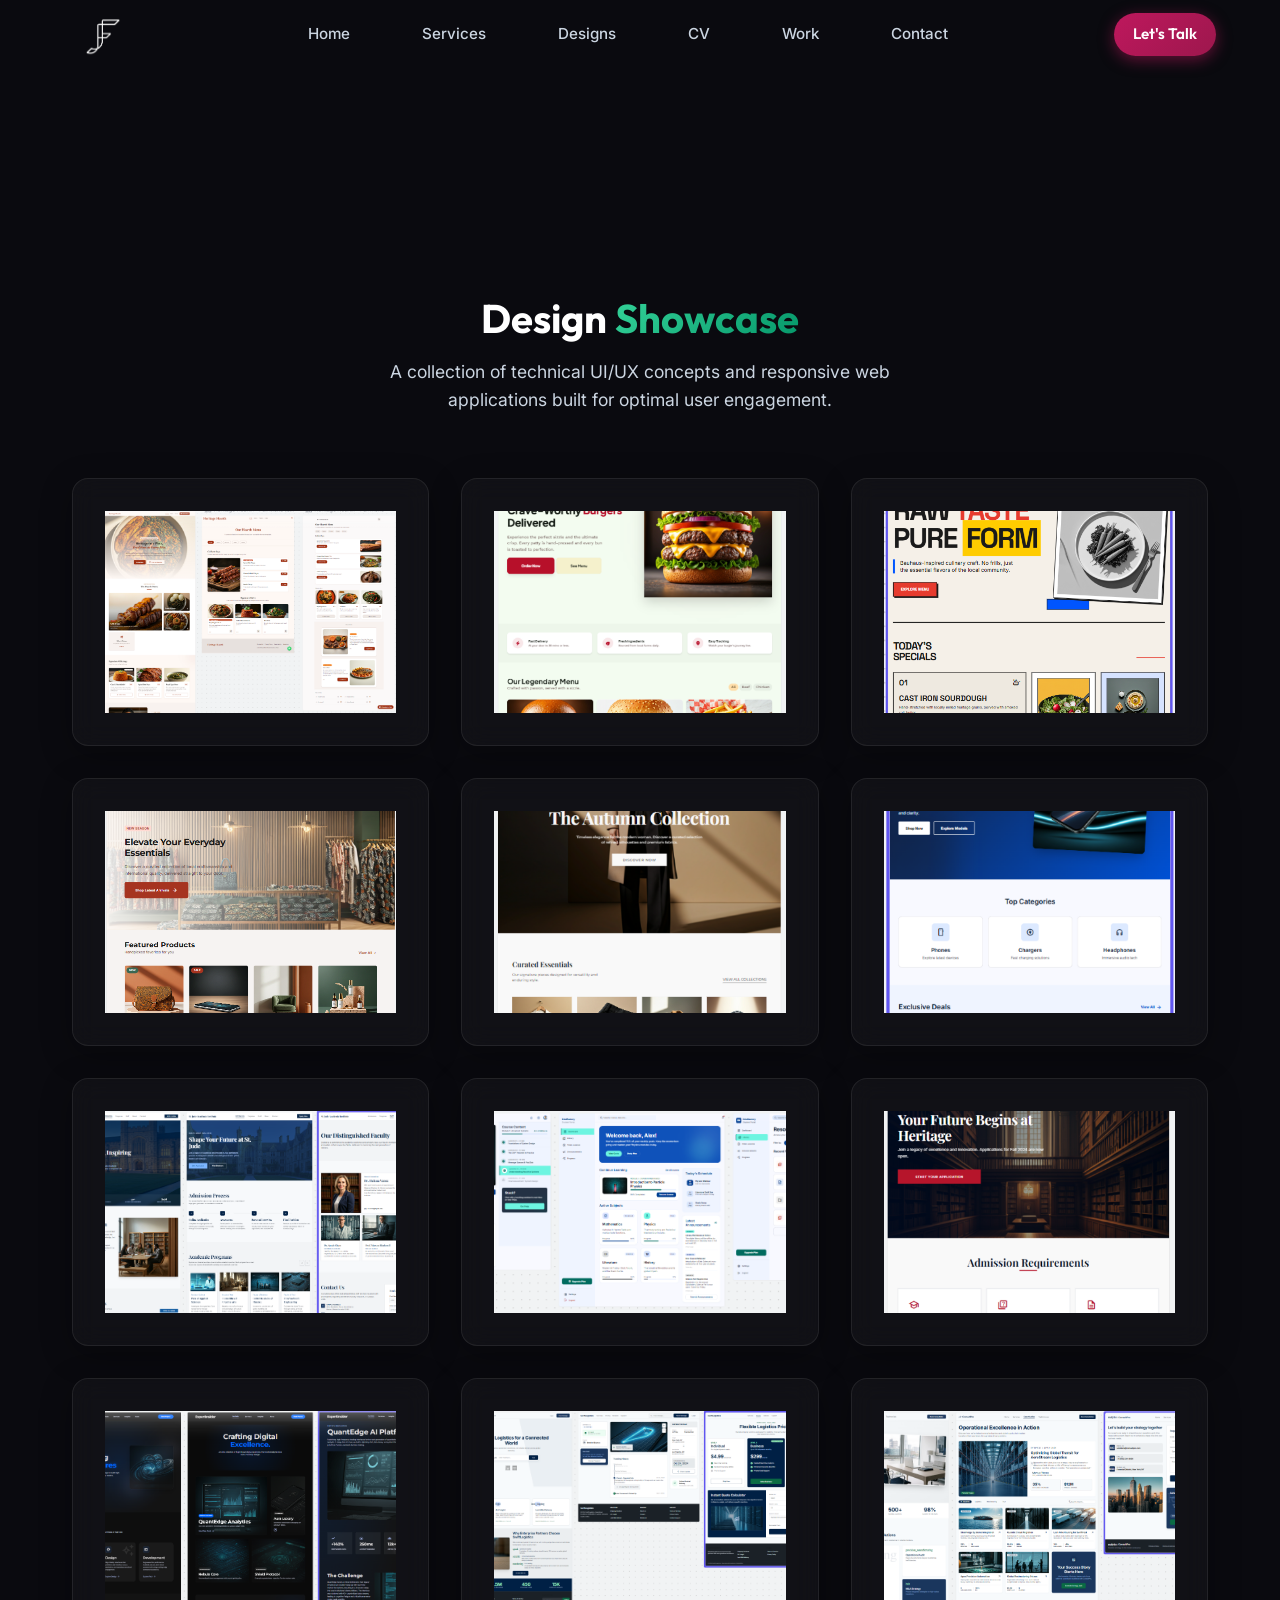
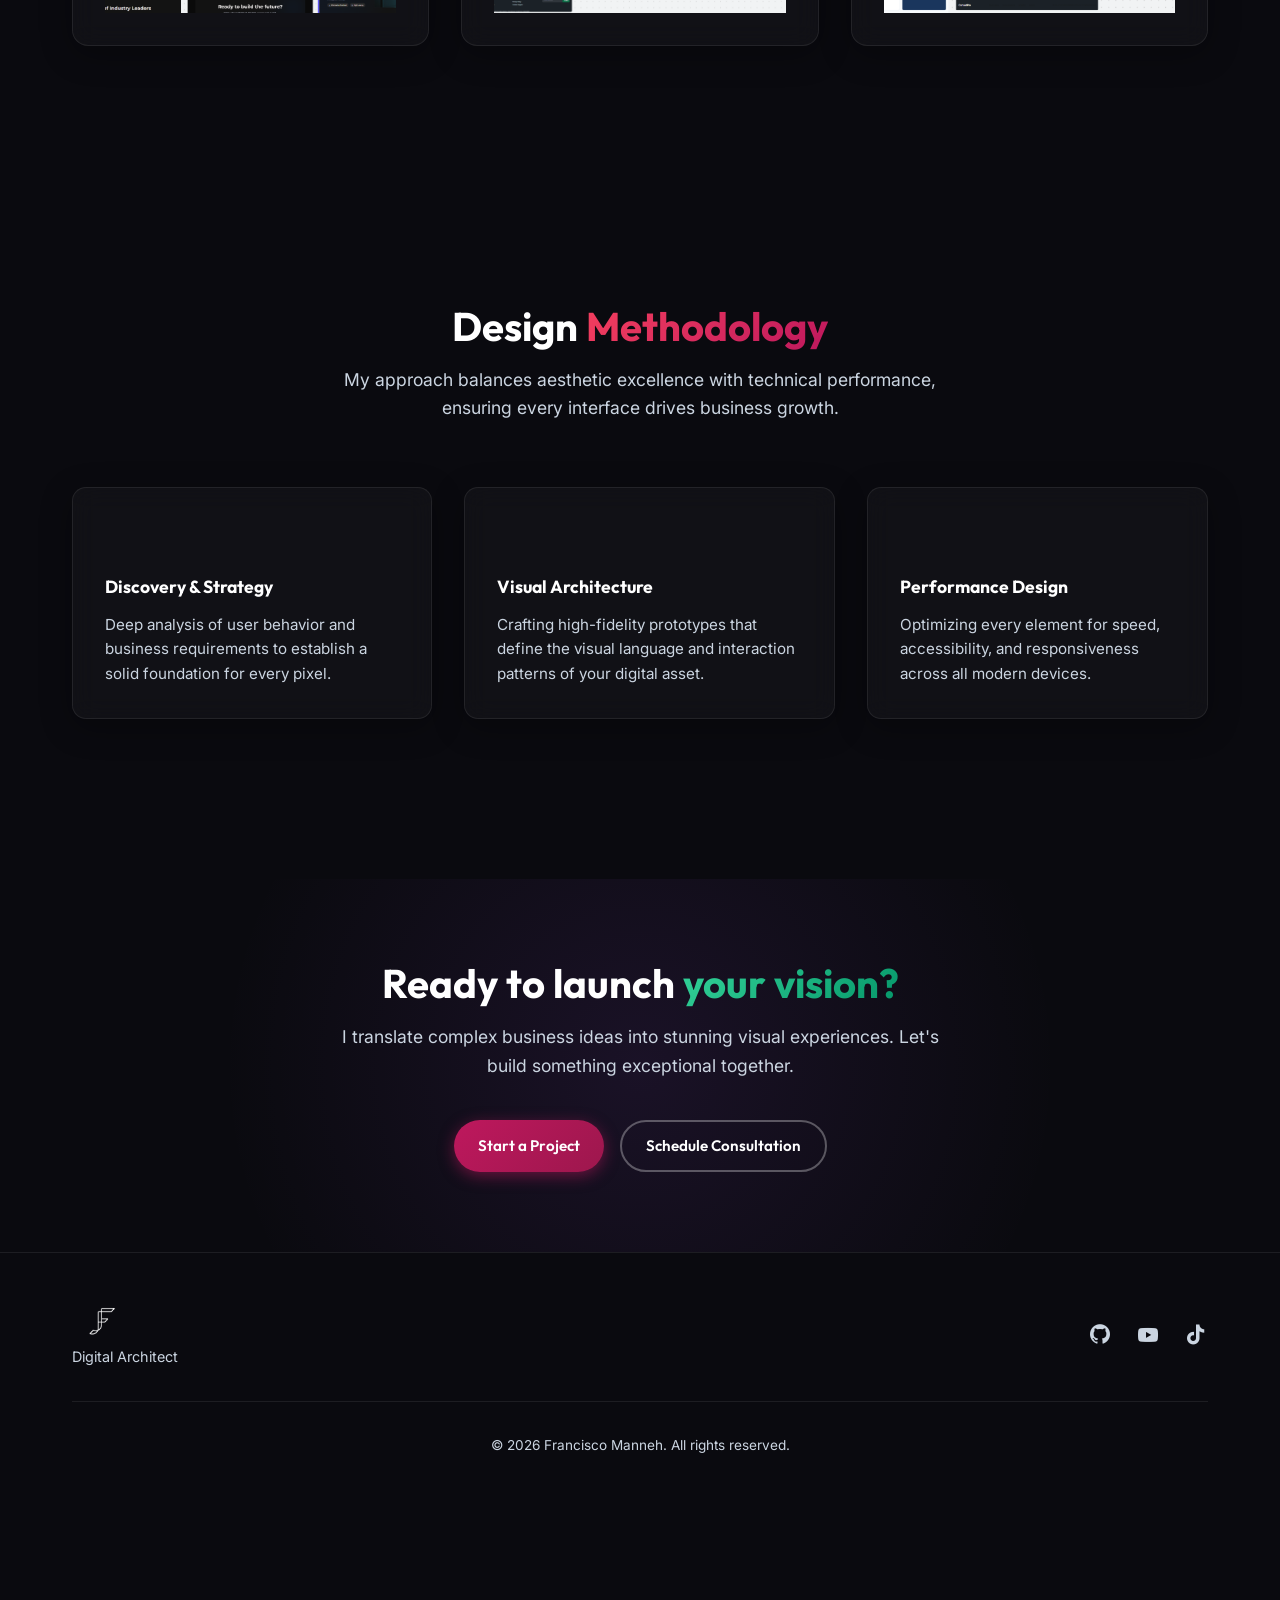
<file: designs.html>
<!DOCTYPE html>
<html lang="en">

<head>
    <meta charset="UTF-8">
    <meta name="viewport" content="width=device-width, initial-scale=1.0">
    <title>Design Portfolio | Francisco Manneh - UI/UX Showcase in The Gambia</title>
    <meta name="description"
        content="Explore the UI/UX design showcase of Francisco Manneh. A collection of mobile interfaces, dashboards, and landing page concepts focused on user experience.">
    <link rel="canonical" href="https://franciscomanneh.com/designs">
    <link rel="icon" type="image/png" href="Favicon/3-removebg-preview.png">
    <meta name="theme-color" content="#0a0a0f">

    <!-- Fonts -->
    <link
        href="https://fonts.googleapis.com/css2?family=Outfit:wght@300;400;500;600;700;800&family=Inter:wght@400;500;600&display=swap"
        rel="stylesheet">
    <link href='https://unpkg.com/boxicons@2.1.4/css/boxicons.min.css' rel='stylesheet' media="print"
        onload="this.media='all'">

    <!-- Styles -->
    <link rel="stylesheet" href="style.css">
</head>

<body class="designs-page">

    <!-- Loading Screen -->
    <div id="loader" class="loader-container">
        <div class="loader-spinner"></div>
        <div class="loader-text">Loading Gallery...</div>
    </div>

    <!-- Top Navigation (Identical to index) -->
    <header class="top-nav glass-nav scrolled">
        <a href="index.html" class="logo">
            <img src="./Favicon/3-removebg-preview.png" alt="F. Manneh Logo" class="logo-img">
        </a>
        <nav class="desktop-links">
            <a href="index.html#home" class="nav-link">Home</a>
            <a href="index.html#services" class="nav-link">Services</a>
            <a href="designs.html" class="nav-link active">Designs</a>
            <a href="index.html#cv" class="nav-link">CV</a>
            <a href="index.html#projects" class="nav-link">Work</a>
            <a href="index.html#contact" class="nav-link">Contact</a>
        </nav>
        <div class="desktop-actions">
            <button class="hamburger-btn" aria-label="Toggle Menu">
                <i class='bx bx-menu'></i>
            </button>
            <a href="index.html#contact" class="btn btn-primary compact-btn">Let's Talk</a>
        </div>


        <!-- Google tag (gtag.js) -->
<script async src="https://www.googletagmanager.com/gtag/js?id=G-QLGYWV8054"></script>
<script>
  window.dataLayer = window.dataLayer || [];
  function gtag(){dataLayer.push(arguments);}
  gtag('js', new Date());

  gtag('config', 'G-QLGYWV8054');
</script>
    </header>

    <!-- Overlay Navigation (Identical to index) -->
    <div class="overlay-nav glass-overlay">
        <div class="overlay-header">
            <a href="index.html" class="logo">
                <img src="./Favicon/3-removebg-preview.png" alt="F. Manneh Logo" class="logo-img">
            </a>
            <button class="close-overlay-btn"><i class='bx bx-x'></i></button>
        </div>
        <nav class="overlay-links">
            <a href="index.html#home" class="overlay-link"><i class='bx bx-home-alt-2'></i> Home</a>
            <a href="index.html#services" class="overlay-link"><i class='bx bx-layer'></i> Services</a>
            <a href="designs.html" class="overlay-link active"><i class='bx bx-paint'></i> Designs</a>
            <a href="index.html#cv" class="overlay-link"><i class='bx bx-file'></i> CV / Resume</a>
            <a href="index.html#projects" class="overlay-link"><i class='bx bx-briefcase-alt-2'></i> Work</a>
            <a href="index.html#contact" class="overlay-link"><i class='bx bx-envelope'></i> Contact</a>
        </nav>
    </div>

    <main class="container" style="margin-top: 4rem;">
        <section class="section">
            <div class="section-header reveal">
                <h1 class="section-title">Design <span class="gradient-text gradient-secondary">Showcase</span></h1>
                <p class="section-desc">A collection of technical UI/UX concepts and responsive web applications built
                    for optimal user engagement.</p>
            </div>

            <div class="designs-grid">
                <!-- resto 1 -->
                <div class="design-card glass-card reveal" data-id="restaurant-1">
                    <img src="./designs/business designs/image.png" alt="FinTech Dashboard UI Design" loading="lazy">
                    <div class="design-overlay">
                        <span class="design-category">Restaurant Design 1</span>
                        <h3 class="design-title">Restaurant</h3>
                        <p class="design-desc">Comprehensive restaurant website.</p>
                    </div>
                </div>

                <!-- resto 2 -->
                <div class="design-card glass-card reveal" data-id="restaurant-2" style="transition-delay: 0.1s">
                    <img src="./designs/business designs/image copy.png" alt="Mobile Retail Experience UI Design"
                        loading="lazy">
                    <div class="design-overlay">
                        <span class="design-category">Restaurant Design 2</span>
                        <h3 class="design-title">Restaurant</h3>
                        <p class="design-desc">Mobile shopping interface optimized for user retention and conversion.
                        </p>
                    </div>
                </div>

                <!-- resto 3 -->
                <div class="design-card glass-card reveal" data-id="restaurant-3" style="transition-delay: 0.2s">
                    <img src="./designs/business designs/image copy 2.png" alt="SaaS Landing Page UI Design" loading="lazy">
                    <div class="design-overlay">
                        <span class="design-category">Restaurant Design 3</span>
                        <h3 class="design-title">Restaurant</h3>
                        <p class="design-desc">Advanced restaurant platform showcasing full-menu management and reservation systems.</p>
                    </div>
                </div>

                <!-- shop 1 -->
                <div class="design-card glass-card reveal" data-id="shop-1">
                    <img src="./designs/business designs/image copy 3.png" alt="E-commerce Fashion UI Design" loading="lazy">
                    <div class="design-overlay">
                        <span class="design-category">Shop Design 1</span>
                        <h2 class="design-title" style="font-size: 1.25rem;">Retail Fashion</h2>
                        <p class="design-desc">A minimalist e-commerce interface designed for high-end boutique experiences.</p>
                    </div>
                </div>

                <!-- shop 2 -->
                <div class="design-card glass-card reveal" data-id="shop-2" style="transition-delay: 0.1s">
                    <img src="./designs/business designs/image copy 4.png" alt="Groceries App UI Design" loading="lazy">
                    <div class="design-overlay">
                        <span class="design-category">Shop Design 2</span>
                        <h3 class="design-title">Grocery & Essentials</h3>
                        <p class="design-desc">Focusing on intuitive product discovery and a seamless doorstep delivery flow.</p>
                    </div>
                </div>

                <!-- shop 3  -->
                <div class="design-card glass-card reveal" data-id="shop-3" style="transition-delay: 0.2s">
                    <img src="./designs/business designs/image copy 5.png" alt="Tech Hub Dashboard Design" loading="lazy">
                    <div class="design-overlay">
                        <span class="design-category">Shop Design 3</span>
                        <h3 class="design-title">Electronics Hub</h3>
                        <p class="design-desc">High-density technical product grid with advanced specification filtering.</p>
                    </div>
                </div>

                 <!-- school 1 -->
                <div class="design-card glass-card reveal" data-id="school-1" style="transition-delay: 0.1s">
                    <img src="./designs/business designs/image copy 6.png" alt="EduTech Dashboard UI" loading="lazy">
                    <div class="design-overlay">
                        <span class="design-category">School Design 1</span>
                        <h3 class="design-title">EduTech Hub</h3>
                        <p class="design-desc">A centralized learning management system for streamlined student progress tracking.</p>
                    </div>
                </div>

                 <!-- school 2 -->
                <div class="design-card glass-card reveal" data-id="school-2" style="transition-delay: 0.1s">
                    <img src="./designs/business designs/image copy 7.png" alt="Academic Portal UI" loading="lazy">
                    <div class="design-overlay">
                        <span class="design-category">School Design 2</span>
                        <h3 class="design-title">Knowledge Portal</h3>
                        <p class="design-desc">Interactive campus interface connecting staff, students, and resources effectively.</p>
                    </div>
                </div>

                 <!-- school 3  -->
                <div class="design-card glass-card reveal" data-id="school-3" style="transition-delay: 0.1s">
                    <img src="./designs/business designs/image copy 8.png" alt="E-Learning Experience Design" loading="lazy">
                    <div class="design-overlay">
                        <span class="design-category">School Design 3</span>
                        <h3 class="design-title">LMS Academy</h3>
                        <p class="design-desc">Modern e-learning architecture optimized for remote education and engagement.</p>
                    </div>
                </div>


                 <!-- agency 1  -->
                <div class="design-card glass-card reveal" data-id="agency-1" style="transition-delay: 0.1s">
                    <img src="./designs/business designs/image copy 9.png" alt="Creative Studio UI Design" loading="lazy">
                    <div class="design-overlay">
                        <span class="design-category">Agency Design 1</span>
                        <h3 class="design-title">Creative Studio</h3>
                        <p class="design-desc">Full-service agency showcase highlighting visual storytelling and precision.</p>
                    </div>
                </div>
                 <!-- agency 2  -->
                <div class="design-card glass-card reveal" data-id="agency-2" style="transition-delay: 0.1s">
                    <img src="./designs/business designs/image copy 10.png" alt="Digital Partners Portfolio" loading="lazy">
                    <div class="design-overlay">
                        <span class="design-category">Agency Design 2</span>
                        <h3 class="design-title">Digital Partners</h3>
                        <p class="design-desc">Sophisticated business presence for multi-disciplinary consulting firms.</p>
                    </div>
                </div>
                 <!-- agency 3  -->
                <div class="design-card glass-card reveal" data-id="agency-3" style="transition-delay: 0.1s">
                    <img src="./designs/business designs/image copy 11.png" alt="Next-Gen Agency Interface" loading="lazy">
                    <div class="design-overlay">
                        <span class="design-category">Agency Design 3</span>
                        <h3 class="design-title">Tech Agency</h3>
                        <p class="design-desc">Modern tech-focused agency layout optimized for conversion and credibility.</p>
                    </div>
                </div>
            </div>
        </section>

        <!-- New Section: Design Philosophy -->
        <section class="section">
            <div class="section-header reveal">
                <h2 class="section-title">Design <span class="gradient-text gradient-primary">Methodology</span></h2>
                <p class="section-desc">My approach balances aesthetic excellence with technical performance, ensuring every interface drives business growth.</p>
            </div>
            <div class="footer-grid reveal" style="grid-template-columns: repeat(auto-fit, minmax(280px, 1fr)); gap: 2rem; margin-top: 3rem;">
                <div class="glass-card p-4" style="padding: 2rem;">
                    <i class='bx bx-search-alt-2 gradient-text' style="font-size: 2.5rem; margin-bottom: 1rem; display: block;"></i>
                    <h3 style="margin-bottom: 1rem;">Discovery & Strategy</h3>
                    <p style="font-size: 0.95rem; color: var(--text-muted);">Deep analysis of user behavior and business requirements to establish a solid foundation for every pixel.</p>
                </div>
                <div class="glass-card p-4" style="padding: 2rem;">
                    <i class='bx bx-pen gradient-text' style="font-size: 2.5rem; margin-bottom: 1rem; display: block;"></i>
                    <h3 style="margin-bottom: 1rem;">Visual Architecture</h3>
                    <p style="font-size: 0.95rem; color: var(--text-muted);">Crafting high-fidelity prototypes that define the visual language and interaction patterns of your digital asset.</p>
                </div>
                <div class="glass-card p-4" style="padding: 2rem;">
                    <i class='bx bx-rocket gradient-text' style="font-size: 2.5rem; margin-bottom: 1rem; display: block;"></i>
                    <h3 style="margin-bottom: 1rem;">Performance Design</h3>
                    <p style="font-size: 0.95rem; color: var(--text-muted);">Optimizing every element for speed, accessibility, and responsiveness across all modern devices.</p>
                </div>
            </div>
        </section>

        <!-- New Section: CTA -->
        <section class="section reveal" style="text-align: center; background: radial-gradient(circle at center, rgba(168, 85, 247, 0.1) 0%, transparent 70%); border-radius: 2rem; padding: 5rem 2rem;">
            <h2 class="section-title">Ready to launch <span class="gradient-text gradient-secondary">your vision?</span></h2>
            <p class="section-desc" style="max-width: 600px; margin: 0 auto 2.5rem;">I translate complex business ideas into stunning visual experiences. Let's build something exceptional together.</p>
            <div style="display: flex; gap: 1rem; justify-content: center; flex-wrap: wrap;">
                <a href="index.html#contact" class="btn btn-primary">Start a Project</a>
                <a href="mailto:franciscomanneh@gmail.com" class="btn btn-outline">Schedule Consultation</a>
            </div>
        </section>
    </main>

    <footer class="footer">
        <div class="container">
            <div class="footer-grid">
                <div class="footer-brand">
                    <a href="index.html" class="footer-logo">
                        <img src="./Favicon/3-removebg-preview.png" alt="F. Manneh Logo" class="logo-img"
                            style="height: 35px; margin-bottom: 0.5rem;">
                    </a>
                    <p>Digital Architect</p>
                </div>
                <div class="footer-socials">
                    <a href="https://github.com/Franciscomanneh"><i class='bx bxl-github'></i></a>
                    <a href="https://www.youtube.com/@codewithfrancisco-1"><i class='bx bxl-youtube'></i></a>
                    <a href="https://www.tiktok.com/@fmannehcode"><i class='bx bxl-tiktok'></i></a>
                </div>
            </div>
            <div class="footer-bottom">
                <p>&copy; 2026 Francisco Manneh. All rights reserved.</p>
            </div>
        </div>
    </footer>

    <!-- Design Detail Modal (Identical to index) -->
    <div class="modal-overlay" id="designModal">
        <div class="modal-content design-detail-modal glass-overlay">
            <button class="close-modal"><i class='bx bx-x'></i></button>
            <div id="designModalBody">
                <!-- Content injected via JS -->
            </div>
        </div>
    </div>

    <!-- Scripts -->
    <script src="script.js" defer></script>
    <script>
        window.addEventListener('load', () => {
            const loader = document.getElementById('loader');
            if (loader) {
                loader.style.opacity = '0';
                setTimeout(() => loader.style.display = 'none', 500);
            }
        });
    </script>
</body>

</html>
</file>
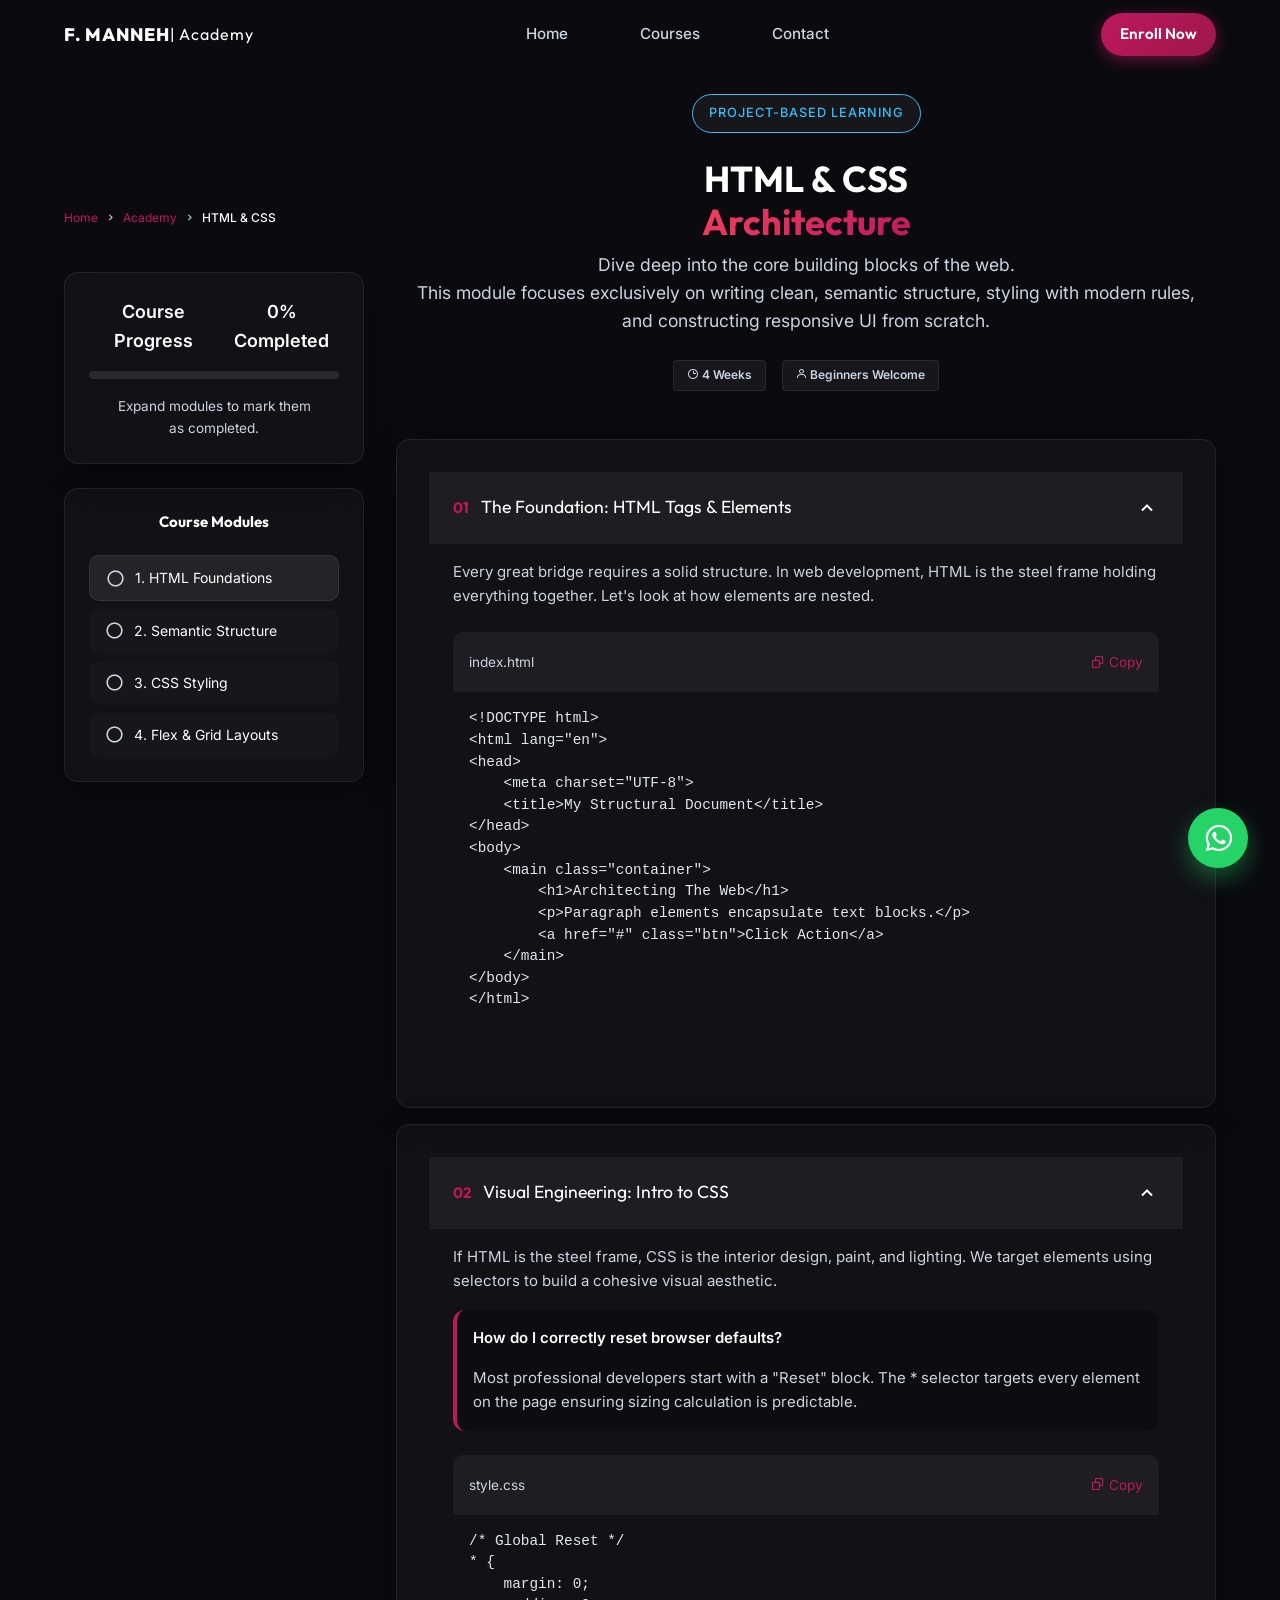
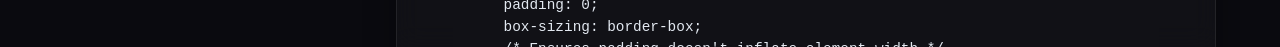
<file: html-css.html>
<!DOCTYPE html>
<html lang="en">
<head>
    <meta charset="UTF-8">
    <meta name="viewport" content="width=device-width, initial-scale=1.0">
    <title>HTML & CSS Architecture | F. Manneh Academy</title>
    <meta name="description" content="Master front-end web architecture by building real-world projects.">
    <link rel="icon" type="image/png" href="Favicon/3-removebg-preview.png">
    <meta name="theme-color" content="#0a0a0f">
    
    <!-- Fonts -->
    <link href="https://fonts.googleapis.com/css2?family=Outfit:wght@300;400;500;600;700;800&family=Inter:wght@400;500;600&family=Consolas&display=swap" rel="stylesheet">
    <link href='https://unpkg.com/boxicons@2.1.4/css/boxicons.min.css' rel='stylesheet'>
    
    <!-- Styles -->
    <link rel="stylesheet" href="style.css">
    <link rel="stylesheet" href="academy.css">
</head>
<body>

    <!-- Loading Screen -->
    <div id="loader" class="loader-container">
        <div class="loader-spinner"></div>
        <div class="loader-text">Loading Workspace...</div>
    </div>

    <!-- Top Navigation (Desktop) -->
    <header class="top-nav glass-nav">
        <a href="index.html" class="logo">F. MANNEH <span class="hide-mobile" style="font-weight:400; font-size:1rem;">| Academy</span></a>
        <nav class="desktop-links">
            <a href="index.html" class="nav-link">Home</a>
            <a href="index.html#academy" class="nav-link active">Courses</a>
            <a href="index.html#contact" class="nav-link">Contact</a>
        </nav>
        <div class="desktop-actions">
            <!-- Hamburger Menu Trigger (Mobile/Tablet) -->
            <button class="hamburger-btn" aria-label="Toggle Menu">
                <i class='bx bx-menu'></i>
            </button>
            <a href="https://docs.google.com/forms/" target="_blank" class="btn btn-primary compact-btn">Enroll Now</a>
        </div>
    </header>

    <!-- Overlay Navigation (Hamburger Menu) -->
    <div class="overlay-nav glass-overlay">
        <div class="overlay-header">
            <a href="index.html" class="logo">Academy</a>
            <button class="close-overlay-btn"><i class='bx bx-x'></i></button>
        </div>
        <nav class="overlay-links">
            <a href="index.html" class="overlay-link"><i class='bx bx-home-alt-2'></i> Home</a>
            <a href="index.html#academy" class="overlay-link"><i class='bx bx-book-open'></i> All Courses</a>
            <a href="#" class="overlay-link active"><i class='bx bx-code-alt'></i> HTML & CSS</a>
            <a href="pld.html" class="overlay-link"><i class='bx bx-brain'></i> PLD Logic</a>
            <a href="math.html" class="overlay-link"><i class='bx bx-math'></i> Maths</a>
            <a href="index.html#contact" class="overlay-link"><i class='bx bx-envelope'></i> Contact</a>
        </nav>
    </div>

    <!-- Bottom Navigation (Mobile) -->
    <nav class="bottom-nav glass-nav">
        <a href="index.html" class="bottom-nav-item">
            <i class='bx bx-home-alt-2'></i>
            <span>Home</span>
        </a>
        <a href="index.html#academy" class="bottom-nav-item active">
            <i class='bx bx-book-open'></i>
            <span>Courses</span>
        </a>
        <a href="#progress" class="bottom-nav-item">
            <i class='bx bx-chart'></i>
            <span>Progress</span>
        </a>
        <a href="index.html#contact" class="bottom-nav-item">
            <i class='bx bx-envelope'></i>
            <span>Contact</span>
        </a>
    </nav>

    <!-- Floating WhatsApp Button -->
    <a href="https://wa.me/2203137203" class="floating-whatsapp" target="_blank" aria-label="Chat on WhatsApp">
        <i class='bx bxl-whatsapp'></i>
    </a>

    <main class="academy-layout">
        
        <!-- SIDEBAR (Desktop) -->
        <aside class="course-sidebar reveal">
            <div class="breadcrumb">
                <a href="index.html">Home</a> <i class='bx bx-chevron-right'></i> 
                <a href="index.html#academy">Academy</a> <i class='bx bx-chevron-right'></i> 
                <span>HTML & CSS</span>
            </div>

            <div class="progress-card glass-card" id="progress">
                <div class="progress-header">
                    <span>Course Progress</span>
                    <span id="progressText">0% Completed</span>
                </div>
                <div class="progress-track">
                    <div class="progress-fill" id="progressFill" style="width: 0%;"></div>
                </div>
                <p style="font-size: 0.85rem; color: var(--text-muted);">Expand modules to mark them as completed.</p>
            </div>

            <div class="lesson-list glass-card">
                <h4 style="margin-bottom: 1rem;">Course Modules</h4>
                <div class="lesson-item active">
                    <i class='bx bx-circle lesson-icon'></i>
                    <span>1. HTML Foundations</span>
                </div>
                <div class="lesson-item">
                    <i class='bx bx-circle lesson-icon'></i>
                    <span>2. Semantic Structure</span>
                </div>
                <div class="lesson-item">
                    <i class='bx bx-circle lesson-icon'></i>
                    <span>3. CSS Styling</span>
                </div>
                <div class="lesson-item">
                    <i class='bx bx-circle lesson-icon'></i>
                    <span>4. Flex & Grid Layouts</span>
                </div>
            </div>
        </aside>

        <!-- MAIN CONTENT -->
        <article class="course-content">
            
            <!-- Hero Section -->
            <section class="course-header reveal">
                <span class="badge glass-badge" style="border-color: #38bdf8; color: #38bdf8;">Project-Based Learning</span>
                <h1 class="course-title" style="margin-bottom: 0.5rem;">HTML & CSS<br><span class="gradient-text gradient-primary">Architecture</span></h1>
                <p class="section-desc" style="margin: 0 auto; text-align: center; max-width: 800px; line-height: 1.6;">
                    Dive deep into the core building blocks of the web.<br>This module focuses exclusively on writing clean, semantic structure, styling with modern rules, and constructing responsive UI from scratch.
                </p>
                <div style="margin-top: 1.5rem; display: flex; gap: 1rem; justify-content: center; width: 100%; flex-wrap: wrap;">
                    <span class="tag"><i class='bx bx-time'></i> 4 Weeks</span>
                    <span class="tag"><i class='bx bx-user'></i> Beginners Welcome</span>
                </div>
            </section>

            <!-- Module 1: HTML Box Model -->
            <section class="module glass-card reveal delay-1">
                <div class="module-header tap-effect">
                    <div>
                        <span style="color: var(--primary); font-family: var(--font-heading); font-weight: 700; margin-right: 0.5rem;">01</span>
                        <span class="module-title">The Foundation: HTML Tags & Elements</span>
                    </div>
                    <i class='bx bx-chevron-down module-icon'></i>
                </div>
                <div class="module-content">
                    <p style="margin-top: 1rem; color: var(--text-muted);">Every great bridge requires a solid structure. In web development, HTML is the steel frame holding everything together. Let's look at how elements are nested.</p>
                    
                    <div class="code-block">
                        <div class="code-header">
                            <span>index.html</span>
                            <button class="copy-btn"><i class='bx bx-copy'></i> Copy</button>
                        </div>
                        <pre><code>&lt;!DOCTYPE html&gt;
&lt;html lang="en"&gt;
&lt;head&gt;
    &lt;meta charset="UTF-8"&gt;
    &lt;title&gt;My Structural Document&lt;/title&gt;
&lt;/head&gt;
&lt;body&gt;
    &lt;main class="container"&gt;
        &lt;h1&gt;Architecting The Web&lt;/h1&gt;
        &lt;p&gt;Paragraph elements encapsulate text blocks.&lt;/p&gt;
        &lt;a href="#" class="btn"&gt;Click Action&lt;/a&gt;
    &lt;/main&gt;
&lt;/body&gt;
&lt;/html&gt;</code></pre>
                    </div>
                </div>
            </section>

            <!-- Module 2: CSS Basics -->
            <section class="module glass-card reveal delay-2">
                <div class="module-header tap-effect">
                    <div>
                        <span style="color: var(--primary); font-family: var(--font-heading); font-weight: 700; margin-right: 0.5rem;">02</span>
                        <span class="module-title">Visual Engineering: Intro to CSS</span>
                    </div>
                    <i class='bx bx-chevron-down module-icon'></i>
                </div>
                <div class="module-content">
                    <p style="margin-top: 1rem; color: var(--text-muted);">If HTML is the steel frame, CSS is the interior design, paint, and lighting. We target elements using selectors to build a cohesive visual aesthetic.</p>
                    
                    <div class="qna-card">
                        <div class="qna-q">How do I correctly reset browser defaults?</div>
                        <div class="qna-a">Most professional developers start with a "Reset" block. The * selector targets every element on the page ensuring sizing calculation is predictable.</div>
                    </div>

                    <div class="code-block">
                        <div class="code-header">
                            <span>style.css</span>
                            <button class="copy-btn"><i class='bx bx-copy'></i> Copy</button>
                        </div>
                        <pre><code>/* Global Reset */
* {
    margin: 0;
    padding: 0;
    box-sizing: border-box; 
    /* Ensures padding doesn't inflate element width */
}

/* Targeting a Class */
.container {
    max-width: 1200px;
    margin: 0 auto; /* Centers the container */
    background-color: #0a0a0f;
    color: #ffffff;
}</code></pre>
                    </div>
                </div>
            </section>

            <!-- Module 3: Modern Layouts with Flexbox -->
            <section class="module glass-card reveal delay-3">
                <div class="module-header tap-effect">
                    <div>
                        <span style="color: var(--primary); font-family: var(--font-heading); font-weight: 700; margin-right: 0.5rem;">03</span>
                        <span class="module-title">Modern Alignments: Flexbox & Grid</span>
                    </div>
                    <i class='bx bx-chevron-down module-icon'></i>
                </div>
                <div class="module-content">
                    <p style="margin-top: 1rem; color: var(--text-muted);">Long gone are the days of floats and table layouts. Learn to leverage Flexbox for 1-dimensional layouts (navbars, cards) and CSS Grid for complex 2D architectures.</p>
                    
                    <div class="code-block">
                        <div class="code-header">
                            <span>Flexbox Center Snippet</span>
                            <button class="copy-btn"><i class='bx bx-copy'></i> Copy</button>
                        </div>
                        <pre><code>.hero-section {
    display: flex;
    justify-content: center; /* Center horizontally */
    align-items: center;     /* Center vertically */
    min-height: 100vh;       /* Full viewport height */
    flex-direction: column;  /* Stack items vertically */
    gap: 1.5rem;             /* Space between items */
}</code></pre>
                    </div>
                    
                    <div class="qna-card" style="border-left-color: var(--secondary);">
                        <div class="qna-q">When should I use Flexbox vs Grid?</div>
                        <div class="qna-a">Use <strong>Flexbox</strong> when aligning elements in a single row or column (like a nav menu or a single row of buttons). Use <strong>CSS Grid</strong> when you need precise control over multiple rows and columns simultaneously (like a photo gallery or page skeleton).</div>
                    </div>
                </div>
            </section>

            <!-- Practice Section -->
            <section class="practice-box glass-card reveal">
                <h3>Try It Yourself</h3>
                <p style="color: var(--text-muted); margin-bottom: 1.5rem;">Test your logic: How would you create a button that changes background color when the user hovers over it?</p>
                <button class="btn btn-primary tap-effect answer-toggle-btn" data-target="practiceAnswer1">Reveal Answer <i class='bx bx-chevron-down'></i></button>
                
                <div class="answer-toggle-content" id="practiceAnswer1">
                    <p>You use the <code>:hover</code> pseudo-class in CSS!</p>
                    <div class="code-block">
                        <div class="code-header">
                            <span>Hover State</span>
                            <button class="copy-btn"><i class='bx bx-copy'></i> Copy</button>
                        </div>
                        <pre><code>.btn {
    background-color: #2563eb;
    transition: background-color 0.3s ease;
}

.btn:hover {
    background-color: #1d4ed8;
}</code></pre>
                    </div>
                </div>
            </section>

            <!-- CTA -->
            <section class="glass-card reveal" style="text-align: center; margin-top: 3rem; background: linear-gradient(135deg, rgba(37, 99, 235, 0.1), rgba(15, 23, 42, 0.5)); border-color: rgba(37, 99, 235, 0.2);">
                <h3 style="font-size: clamp(1.4rem, 4vw, 1.8rem); margin-bottom: 1rem;">Ready to build real projects?</h3>
                <p style="color: var(--text-muted); margin-bottom: 2rem;">Stop watching tutorials.<br>Join the academy to build fully responsive websites from day one.</p>
                <div class="hero-actions" style="margin-bottom: 0;">
                    <a href="https://docs.google.com/forms/" target="_blank" class="btn btn-primary lg-btn tap-effect">Join the Class <i class='bx bx-right-arrow-alt'></i></a>
                    <a href="https://chat.whatsapp.com/" target="_blank" class="btn btn-outline lg-btn tap-effect"><i class='bx bxl-whatsapp'></i> Class Group</a>
                </div>
            </section>

        </article>
    </main>

    <!-- Scripts -->
    <script src="script.js"></script>
    <script src="academy.js"></script>
</body>
</html>
</file>
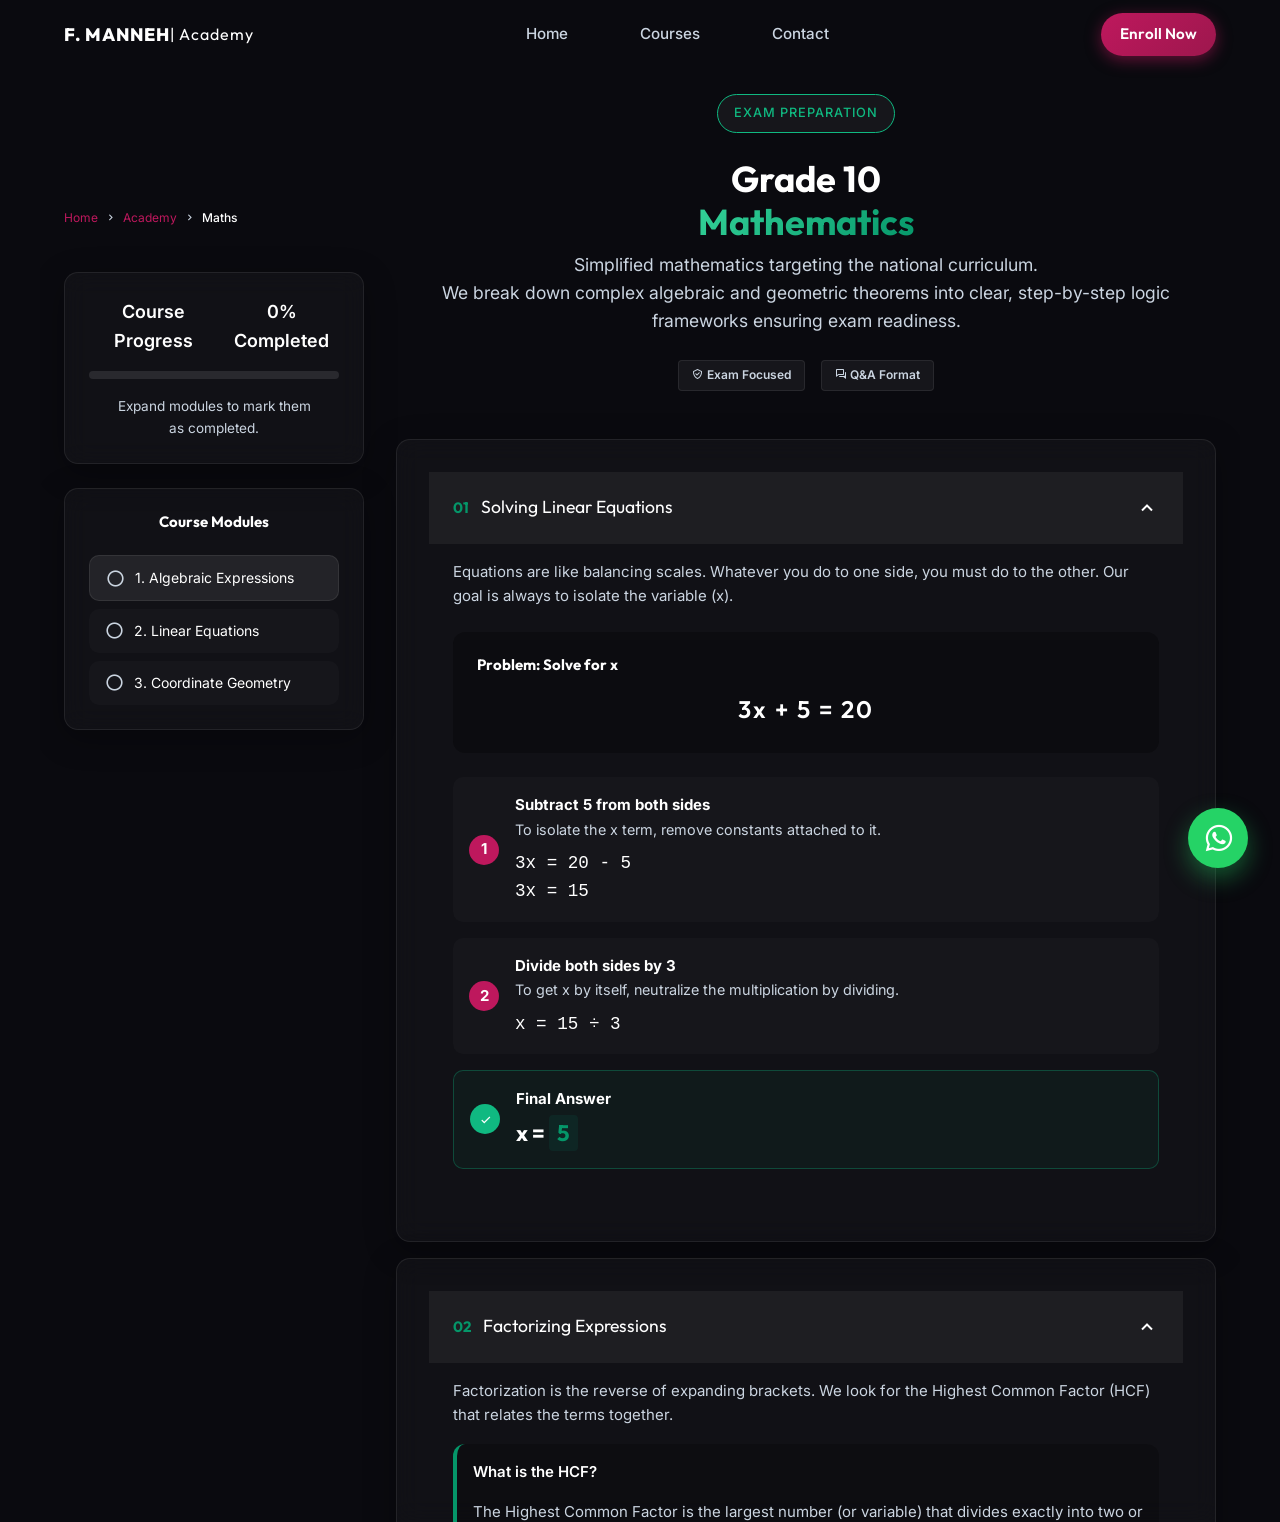
<file: math.html>
<!DOCTYPE html>
<html lang="en">
<head>
    <meta charset="UTF-8">
    <meta name="viewport" content="width=device-width, initial-scale=1.0">
    <title>Grade 10 Mathematics | F. Manneh Academy</title>
    <meta name="description" content="Master Grade 10 Mathematics through direct problem-solving.">
    <link rel="icon" type="image/png" href="Favicon/3-removebg-preview.png">
    <meta name="theme-color" content="#0a0a0f">
    
    <!-- Fonts -->
    <link href="https://fonts.googleapis.com/css2?family=Outfit:wght@300;400;500;600;700;800&family=Inter:wght@400;500;600&display=swap" rel="stylesheet">
    <link href='https://unpkg.com/boxicons@2.1.4/css/boxicons.min.css' rel='stylesheet'>
    
    <!-- Styles -->
    <link rel="stylesheet" href="style.css">
    <link rel="stylesheet" href="academy.css">
</head>
<body>

    <!-- Top Navigation (Desktop) -->
    <header class="top-nav glass-nav">
        <a href="index.html" class="logo">F. MANNEH <span class="hide-mobile" style="font-weight:400; font-size:1rem;">| Academy</span></a>
        <nav class="desktop-links">
            <a href="index.html" class="nav-link">Home</a>
            <a href="index.html#academy" class="nav-link active">Courses</a>
            <a href="index.html#contact" class="nav-link">Contact</a>
        </nav>
        <div class="desktop-actions">
            <!-- Hamburger Menu Trigger (Mobile/Tablet) -->
            <button class="hamburger-btn" aria-label="Toggle Menu"><i class='bx bx-menu'></i></button>
            <a href="https://docs.google.com/forms/" target="_blank" class="btn btn-primary compact-btn">Enroll Now</a>
        </div>
    </header>

    <!-- Overlay Navigation (Hamburger Menu) -->
    <div class="overlay-nav glass-overlay">
        <div class="overlay-header">
            <a href="index.html" class="logo">Academy</a>
            <button class="close-overlay-btn"><i class='bx bx-x'></i></button>
        </div>
        <nav class="overlay-links">
            <a href="index.html" class="overlay-link"><i class='bx bx-home-alt-2'></i> Home</a>
            <a href="index.html#academy" class="overlay-link"><i class='bx bx-book-open'></i> All Courses</a>
            <a href="html-css.html" class="overlay-link"><i class='bx bx-code-alt'></i> HTML & CSS</a>
            <a href="pld.html" class="overlay-link"><i class='bx bx-brain'></i> PLD Logic</a>
            <a href="#" class="overlay-link active"><i class='bx bx-math'></i> Maths</a>
            <a href="index.html#contact" class="overlay-link"><i class='bx bx-envelope'></i> Contact</a>
        </nav>
    </div>

    <!-- Bottom Navigation (Mobile) -->
    <nav class="bottom-nav glass-nav">
        <a href="index.html" class="bottom-nav-item">
            <i class='bx bx-home-alt-2'></i>
            <span>Home</span>
        </a>
        <a href="index.html#academy" class="bottom-nav-item active">
            <i class='bx bx-book-open'></i>
            <span>Courses</span>
        </a>
        <a href="#progress" class="bottom-nav-item">
            <i class='bx bx-chart'></i>
            <span>Progress</span>
        </a>
        <a href="index.html#contact" class="bottom-nav-item">
            <i class='bx bx-envelope'></i>
            <span>Contact</span>
        </a>
    </nav>

    <!-- Floating WhatsApp Button -->
    <a href="https://wa.me/2203137203" class="floating-whatsapp" target="_blank" aria-label="Chat on WhatsApp">
        <i class='bx bxl-whatsapp'></i>
    </a>

    <main class="academy-layout">
        
        <!-- SIDEBAR (Desktop) -->
        <aside class="course-sidebar reveal">
            <div class="breadcrumb">
                <a href="index.html">Home</a> <i class='bx bx-chevron-right'></i> 
                <a href="index.html#academy">Academy</a> <i class='bx bx-chevron-right'></i> 
                <span>Maths</span>
            </div>

            <div class="progress-card glass-card" id="progress">
                <div class="progress-header">
                    <span>Course Progress</span>
                    <span id="progressText">0% Completed</span>
                </div>
                <div class="progress-track">
                    <div class="progress-fill" id="progressFill" style="width: 0%; background: linear-gradient(90deg, #10b981, #34d399);"></div>
                </div>
                <p style="font-size: 0.85rem; color: var(--text-muted);">Expand modules to mark them as completed.</p>
            </div>

            <div class="lesson-list glass-card">
                <h4 style="margin-bottom: 1rem;">Course Modules</h4>
                <div class="lesson-item active">
                    <i class='bx bx-circle lesson-icon'></i>
                    <span>1. Algebraic Expressions</span>
                </div>
                <div class="lesson-item">
                    <i class='bx bx-circle lesson-icon'></i>
                    <span>2. Linear Equations</span>
                </div>
                <div class="lesson-item">
                    <i class='bx bx-circle lesson-icon'></i>
                    <span>3. Coordinate Geometry</span>
                </div>
            </div>
        </aside>

        <!-- MAIN CONTENT -->
        <article class="course-content">
            
            <!-- Hero Section -->
            <section class="course-header reveal">
                <span class="badge glass-badge" style="border-color: #10b981; color: #10b981;">Exam Preparation</span>
                <h1 class="course-title" style="margin-bottom: 0.5rem;">Grade 10<br><span class="gradient-text gradient-secondary">Mathematics</span></h1>
                <p class="section-desc" style="margin: 0 auto; text-align: center; max-width: 800px; line-height: 1.6;">
                    Simplified mathematics targeting the national curriculum.<br>We break down complex algebraic and geometric theorems into clear, step-by-step logic frameworks ensuring exam readiness.
                </p>
                <div style="margin-top: 1.5rem; display: flex; gap: 1rem; justify-content: center; width: 100%; flex-wrap: wrap;">
                    <span class="tag"><i class='bx bx-check-shield'></i> Exam Focused</span>
                    <span class="tag"><i class='bx bx-conversation'></i> Q&A Format</span>
                </div>
            </section>

            <!-- Module 1 -->
            <section class="module glass-card reveal delay-1">
                <div class="module-header tap-effect">
                    <div>
                        <span style="color: var(--secondary); font-family: var(--font-heading); font-weight: 700; margin-right: 0.5rem;">01</span>
                        <span class="module-title">Solving Linear Equations</span>
                    </div>
                    <i class='bx bx-chevron-down module-icon'></i>
                </div>
                <div class="module-content">
                    <p style="margin-top: 1rem; color: var(--text-muted); margin-bottom: 1.5rem;">Equations are like balancing scales. Whatever you do to one side, you must do to the other. Our goal is always to isolate the variable (x).</p>
                    
                    <div style="background: rgba(0,0,0,0.3); padding: 1.5rem; border-radius: 12px; margin-bottom: 1.5rem;">
                        <h4 style="margin-bottom: 1rem;">Problem: Solve for x</h4>
                        <div style="font-family: 'Outfit', sans-serif; font-size: 1.5rem; font-weight: 600; text-align: center; letter-spacing: 2px;">
                            3x + 5 = 20
                        </div>
                    </div>

                    <div class="math-step">
                        <div class="math-num">1</div>
                        <div>
                            <strong>Subtract 5 from both sides</strong>
                            <p style="color: var(--text-muted); font-size: 0.9rem;">To isolate the x term, remove constants attached to it.</p>
                            <p style="font-family: monospace; font-size: 1.1rem; margin-top: 0.5rem;">3x = 20 - 5<br>3x = 15</p>
                        </div>
                    </div>

                    <div class="math-step">
                        <div class="math-num">2</div>
                        <div>
                            <strong>Divide both sides by 3</strong>
                            <p style="color: var(--text-muted); font-size: 0.9rem;">To get x by itself, neutralize the multiplication by dividing.</p>
                            <p style="font-family: monospace; font-size: 1.1rem; margin-top: 0.5rem;">x = 15 ÷ 3</p>
                        </div>
                    </div>

                    <div class="math-step" style="border: 1px solid rgba(16, 185, 129, 0.3); background: rgba(16, 185, 129, 0.05);">
                        <div class="math-num" style="background: #10b981;"><i class='bx bx-check'></i></div>
                        <div>
                            <strong>Final Answer</strong>
                            <p style="font-family: 'Outfit', sans-serif; font-size: 1.4rem; font-weight: 700; margin-top: 0.25rem;">
                                x = <span class="answer-highlight">5</span>
                            </p>
                        </div>
                    </div>
                </div>
            </section>

            <!-- Module 2 -->
            <section class="module glass-card reveal delay-2">
                <div class="module-header tap-effect">
                    <div>
                        <span style="color: var(--secondary); font-family: var(--font-heading); font-weight: 700; margin-right: 0.5rem;">02</span>
                        <span class="module-title">Factorizing Expressions</span>
                    </div>
                    <i class='bx bx-chevron-down module-icon'></i>
                </div>
                <div class="module-content">
                    <p style="margin-top: 1rem; color: var(--text-muted);">Factorization is the reverse of expanding brackets. We look for the Highest Common Factor (HCF) that relates the terms together.</p>
                    
                    <div class="qna-card" style="border-left-color: var(--secondary);">
                        <div class="qna-q">What is the HCF?</div>
                        <div class="qna-a">The Highest Common Factor is the largest number (or variable) that divides exactly into two or more numbers. E.g., for 12x and 16, the numerical HCF is 4.</div>
                    </div>

                    <div style="background: rgba(0,0,0,0.3); padding: 1.5rem; border-radius: 12px; margin-top: 1.5rem;">
                        <h4 style="margin-bottom: 0.5rem;">Example:</h4>
                        <p style="color: var(--text-muted); margin-bottom: 1rem;">Factorize: 4x² + 12x</p>
                        <ol style="padding-left: 1.5rem; color: #cbd5e1; line-height: 1.8;">
                            <li>Find common number: 4</li>
                            <li>Find common variable: x</li>
                            <li>Pull out (4x) and place remainder in brackets</li>
                            <li><strong style="color: white; font-size: 1.1rem;">Answer: <span class="answer-highlight">4x(x + 3)</span></strong></li>
                        </ol>
                    </div>
                </div>
            </section>

            <!-- Practice Section -->
            <section class="practice-box glass-card reveal">
                <h3>Test Your Logic</h3>
                <p style="color: var(--text-muted); margin-bottom: 1.5rem;">Try to solve the equation before checking the answer below.</p>
                
                <h4 style="font-family: 'Outfit'; font-size: 1.4rem; margin-bottom: 1.5rem;">Solve for y: <br><span style="color:white;">2(y - 4) = 10</span></h4>
                
                <button class="btn btn-outline tap-effect answer-toggle-btn" data-target="practiceAnswerMaths">Reveal Step-by-Step Answer <i class='bx bx-chevron-down'></i></button>
                
                <div class="answer-toggle-content" id="practiceAnswerMaths">
                    <div class="math-step">
                        <div class="math-num" style="width:24px; height:24px; font-size: 0.8rem;">1</div>
                        <div>
                            <span>Expand the brackets:</span>
                            <br><code style="background: rgba(0,0,0,0.5); padding: 0.2rem 0.5rem; border-radius: 4px;">2y - 8 = 10</code>
                        </div>
                    </div>
                    <div class="math-step">
                        <div class="math-num" style="width:24px; height:24px; font-size: 0.8rem;">2</div>
                        <div>
                            <span>Add 8 to both sides:</span>
                            <br><code style="background: rgba(0,0,0,0.5); padding: 0.2rem 0.5rem; border-radius: 4px;">2y = 18</code>
                        </div>
                    </div>
                    <div class="math-step">
                        <div class="math-num" style="width:24px; height:24px; font-size: 0.8rem;">3</div>
                        <div>
                            <span>Divide by 2:</span>
                            <br><strong style="font-size: 1.2rem;">y = <span class="answer-highlight">9</span></strong>
                        </div>
                    </div>
                </div>
            </section>

            <!-- CTA -->
            <section class="glass-card reveal" style="text-align: center; margin-top: 3rem; background: linear-gradient(135deg, rgba(16, 185, 129, 0.1), rgba(15, 23, 42, 0.5)); border-color: rgba(16, 185, 129, 0.2);">
                <h3 style="font-size: clamp(1.4rem, 4vw, 1.8rem); margin-bottom: 1rem;">Master Exam Concepts</h3>
                <p style="color: var(--text-muted); margin-bottom: 2rem;">Stop struggling with equations in isolation.<br>Join the class where we break every problem down logically.</p>
                <div class="hero-actions" style="margin-bottom: 0;">
                    <a href="https://docs.google.com/forms/" target="_blank" class="btn btn-primary lg-btn tap-effect" style="background: linear-gradient(135deg, #10b981, #047857); box-shadow: 0 4px 15px rgba(16, 185, 129, 0.4);">Enroll in Maths <i class='bx bx-right-arrow-alt'></i></a>
                    <a href="https://chat.whatsapp.com/" target="_blank" class="btn btn-outline lg-btn tap-effect"><i class='bx bxl-whatsapp'></i> Ask a Question</a>
                </div>
            </section>

        </article>
    </main>

    <!-- Scripts -->
    <script src="script.js"></script>
    <script src="academy.js"></script>
</body>
</html>
</file>
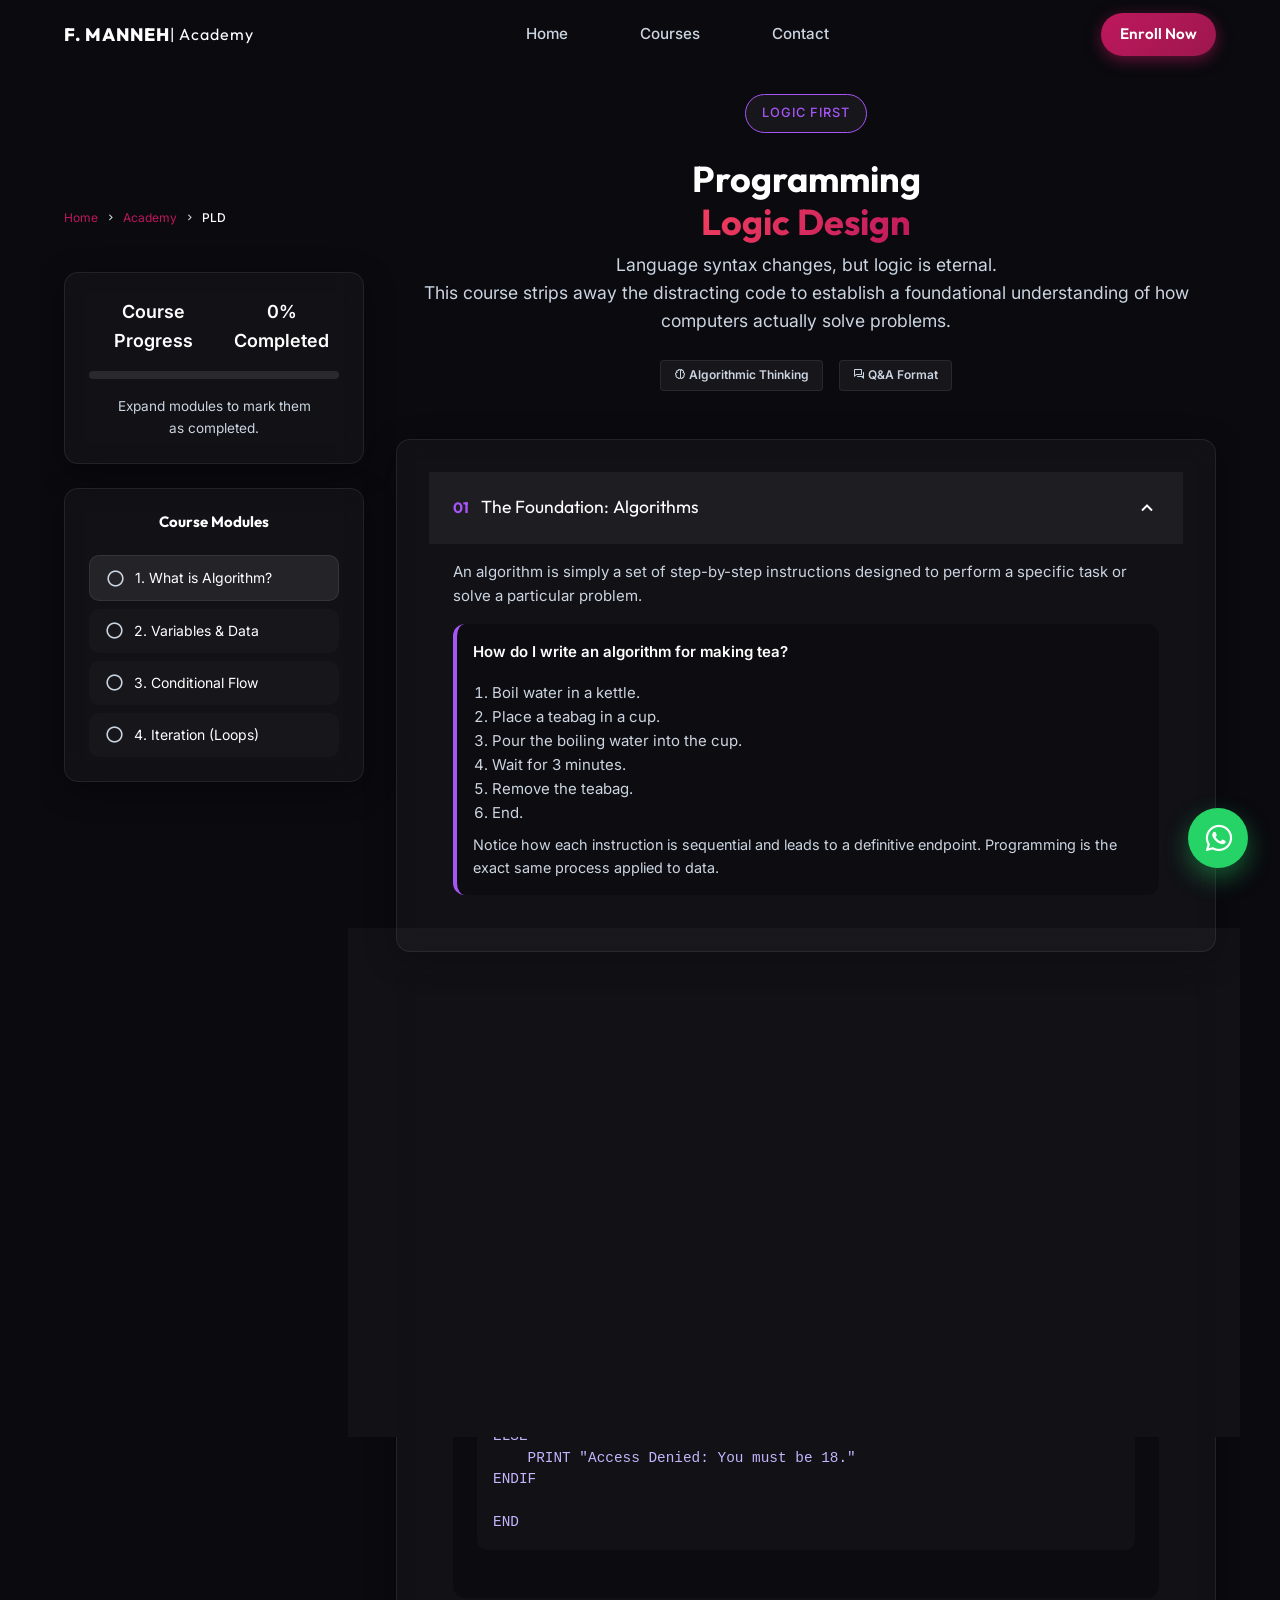
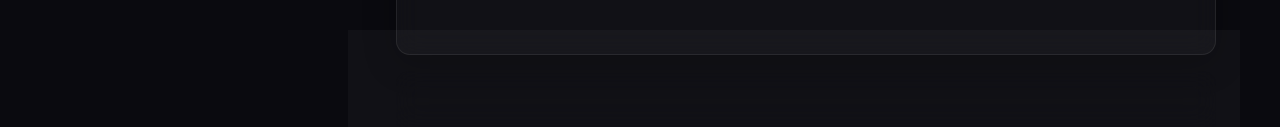
<file: pld.html>
<!DOCTYPE html>
<html lang="en">
<head>
    <meta charset="UTF-8">
    <meta name="viewport" content="width=device-width, initial-scale=1.0">
    <title>Programming Logic (PLD) | F. Manneh Academy</title>
    <meta name="description" content="Master programming logic and problem solving.">
    <link rel="icon" type="image/png" href="Favicon/3-removebg-preview.png">
    <meta name="theme-color" content="#0a0a0f">
    
    <!-- Fonts -->
    <link href="https://fonts.googleapis.com/css2?family=Outfit:wght@300;400;500;600;700;800&family=Inter:wght@400;500;600&family=Consolas&display=swap" rel="stylesheet">
    <link href='https://unpkg.com/boxicons@2.1.4/css/boxicons.min.css' rel='stylesheet'>
    
    <!-- Styles -->
    <link rel="stylesheet" href="style.css">
    <link rel="stylesheet" href="academy.css">
</head>
<body>

    <!-- Top Navigation (Desktop) -->
    <header class="top-nav glass-nav">
        <a href="index.html" class="logo">F. MANNEH <span class="hide-mobile" style="font-weight:400; font-size:1rem;">| Academy</span></a>
        <nav class="desktop-links">
            <a href="index.html" class="nav-link">Home</a>
            <a href="index.html#academy" class="nav-link active">Courses</a>
            <a href="index.html#contact" class="nav-link">Contact</a>
        </nav>
        <div class="desktop-actions">
            <button class="hamburger-btn" aria-label="Toggle Menu"><i class='bx bx-menu'></i></button>
            <a href="https://docs.google.com/forms/" target="_blank" class="btn btn-primary compact-btn">Enroll Now</a>
        </div>
    </header>

    <!-- Overlay Navigation (Hamburger Menu) -->
    <div class="overlay-nav glass-overlay">
        <div class="overlay-header">
            <a href="index.html" class="logo">Academy</a>
            <button class="close-overlay-btn"><i class='bx bx-x'></i></button>
        </div>
        <nav class="overlay-links">
            <a href="index.html" class="overlay-link"><i class='bx bx-home-alt-2'></i> Home</a>
            <a href="index.html#academy" class="overlay-link"><i class='bx bx-book-open'></i> All Courses</a>
            <a href="html-css.html" class="overlay-link"><i class='bx bx-code-alt'></i> HTML & CSS</a>
            <a href="#" class="overlay-link active"><i class='bx bx-brain'></i> PLD Logic</a>
            <a href="math.html" class="overlay-link"><i class='bx bx-math'></i> Maths</a>
            <a href="index.html#contact" class="overlay-link"><i class='bx bx-envelope'></i> Contact</a>
        </nav>
    </div>

    <!-- Bottom Navigation (Mobile) -->
    <nav class="bottom-nav glass-nav">
        <a href="index.html" class="bottom-nav-item">
            <i class='bx bx-home-alt-2'></i>
            <span>Home</span>
        </a>
        <a href="index.html#academy" class="bottom-nav-item active">
            <i class='bx bx-book-open'></i>
            <span>Courses</span>
        </a>
        <a href="#progress" class="bottom-nav-item">
            <i class='bx bx-chart'></i>
            <span>Progress</span>
        </a>
        <a href="index.html#contact" class="bottom-nav-item">
            <i class='bx bx-envelope'></i>
            <span>Contact</span>
        </a>
    </nav>

    <!-- Floating WhatsApp Button -->
    <a href="https://wa.me/2203137203" class="floating-whatsapp" target="_blank" aria-label="Chat on WhatsApp">
        <i class='bx bxl-whatsapp'></i>
    </a>

    <main class="academy-layout">
        
        <!-- SIDEBAR (Desktop) -->
        <aside class="course-sidebar reveal">
            <div class="breadcrumb">
                <a href="index.html">Home</a> <i class='bx bx-chevron-right'></i> 
                <a href="index.html#academy">Academy</a> <i class='bx bx-chevron-right'></i> 
                <span>PLD</span>
            </div>

            <div class="progress-card glass-card" id="progress">
                <div class="progress-header">
                    <span>Course Progress</span>
                    <span id="progressText">0% Completed</span>
                </div>
                <div class="progress-track">
                    <div class="progress-fill" id="progressFill" style="width: 0%; background: linear-gradient(90deg, #8b5cf6, #d946ef);"></div>
                </div>
                <p style="font-size: 0.85rem; color: var(--text-muted);">Expand modules to mark them as completed.</p>
            </div>

            <div class="lesson-list glass-card">
                <h4 style="margin-bottom: 1rem;">Course Modules</h4>
                <div class="lesson-item active">
                    <i class='bx bx-circle lesson-icon'></i>
                    <span>1. What is Algorithm?</span>
                </div>
                <div class="lesson-item">
                    <i class='bx bx-circle lesson-icon'></i>
                    <span>2. Variables & Data</span>
                </div>
                <div class="lesson-item">
                    <i class='bx bx-circle lesson-icon'></i>
                    <span>3. Conditional Flow</span>
                </div>
                <div class="lesson-item">
                    <i class='bx bx-circle lesson-icon'></i>
                    <span>4. Iteration (Loops)</span>
                </div>
            </div>
        </aside>

        <!-- MAIN CONTENT -->
        <article class="course-content">
            
            <!-- Hero Section -->
            <section class="course-header reveal">
                <span class="badge glass-badge" style="border-color: #a855f7; color: #a855f7;">Logic First</span>
                <h1 class="course-title" style="margin-bottom: 0.5rem;">Programming<br><span class="gradient-text gradient-primary">Logic Design</span></h1>
                <p class="section-desc" style="margin: 0 auto; text-align: center; max-width: 800px; line-height: 1.6;">
                    Language syntax changes, but logic is eternal.<br>This course strips away the distracting code to establish a foundational understanding of how computers actually solve problems.
                </p>
                <div style="margin-top: 1.5rem; display: flex; gap: 1rem; justify-content: center; width: 100%; flex-wrap: wrap;">
                    <span class="tag"><i class='bx bx-brain'></i> Algorithmic Thinking</span>
                    <span class="tag"><i class='bx bx-conversation'></i> Q&A Format</span>
                </div>
            </section>

            <!-- Module 1 -->
            <section class="module glass-card reveal delay-1">
                <div class="module-header tap-effect">
                    <div>
                        <span style="color: #a855f7; font-family: var(--font-heading); font-weight: 700; margin-right: 0.5rem;">01</span>
                        <span class="module-title">The Foundation: Algorithms</span>
                    </div>
                    <i class='bx bx-chevron-down module-icon'></i>
                </div>
                <div class="module-content">
                    <p style="margin-top: 1rem; color: var(--text-muted);">An algorithm is simply a set of step-by-step instructions designed to perform a specific task or solve a particular problem.</p>
                    
                    <div class="qna-card" style="border-left-color: #a855f7;">
                        <div class="qna-q">How do I write an algorithm for making tea?</div>
                        <div class="qna-a">
                            <ol style="padding-left: 1.2rem; margin-top: 0.5rem; line-height: 1.6;">
                                <li>Boil water in a kettle.</li>
                                <li>Place a teabag in a cup.</li>
                                <li>Pour the boiling water into the cup.</li>
                                <li>Wait for 3 minutes.</li>
                                <li>Remove the teabag.</li>
                                <li>End.</li>
                            </ol>
                            <p style="margin-top: 0.5rem; font-size: 0.9rem;">Notice how each instruction is sequential and leads to a definitive endpoint. Programming is the exact same process applied to data.</p>
                        </div>
                    </div>
                </div>
            </section>

            <!-- Module 2 -->
            <section class="module glass-card reveal delay-2">
                <div class="module-header tap-effect">
                    <div>
                        <span style="color: #a855f7; font-family: var(--font-heading); font-weight: 700; margin-right: 0.5rem;">02</span>
                        <span class="module-title">Conditional Flow (If / Else)</span>
                    </div>
                    <i class='bx bx-chevron-down module-icon'></i>
                </div>
                <div class="module-content">
                    <p style="margin-top: 1rem; color: var(--text-muted);">Computers aren't smart, they just follow rules fast. Conditionals act over decisions based on the state of the data.</p>
                    
                    <div style="background: rgba(0,0,0,0.3); padding: 1.5rem; border-radius: 12px; margin-top: 1.5rem;">
                        <h4 style="margin-bottom: 1rem;">Flow-Style Thinking: Age Gate</h4>
                        
                        <div class="code-block" style="margin-top: 0;">
                            <div class="code-header">
                                <span>Pseudocode</span>
                                <button class="copy-btn"><i class='bx bx-copy'></i> Copy</button>
                            </div>
                            <pre><code style="color: #c4b5fd;">START

INPUT user_age

IF user_age &gt;= 18 THEN
    PRINT "Access Granted"
ELSE
    PRINT "Access Denied: You must be 18."
ENDIF

END</code></pre>
                        </div>
                    </div>
                </div>
            </section>
            
            <!-- Module 3 -->
            <section class="module glass-card reveal delay-3">
                <div class="module-header tap-effect">
                    <div>
                        <span style="color: #a855f7; font-family: var(--font-heading); font-weight: 700; margin-right: 0.5rem;">03</span>
                        <span class="module-title">Iteration (Loops)</span>
                    </div>
                    <i class='bx bx-chevron-down module-icon'></i>
                </div>
                <div class="module-content">
                    <p style="margin-top: 1rem; color: var(--text-muted);">A loop allows you to repeat a block of instructions continuously until a specific condition is met, saving you from writing repetitive code.</p>
                    
                    <div class="qna-card" style="border-left-color: #a855f7;">
                        <div class="qna-q">What is the difference between a While loop and a For loop?</div>
                        <div class="qna-a">
                            <strong>WHILE Loop:</strong> Repeats while a condition is TRUE. Use when you don't know exactly how many times you need to loop (e.g., waiting for user input).<br><br>
                            <strong>FOR Loop:</strong> Repeats a specific number of times. Use when the loop count is known (e.g., iterating through 10 students).
                        </div>
                    </div>
                </div>
            </section>

            <!-- Practice Section -->
            <section class="practice-box glass-card reveal">
                <h3>Try It Yourself</h3>
                <p style="color: var(--text-muted); margin-bottom: 1.5rem;">Translate this real-world logic into simple Pseudocode:</p>
                <div style="background: rgba(255,255,255,0.05); padding: 1rem; border-radius: 8px; margin-bottom: 1.5rem;">
                    "Ask the user for their grade number (0-100). If it is 50 or above, tell them they passed. Otherwise, tell them they failed."
                </div>
                
                <button class="btn btn-outline tap-effect answer-toggle-btn" data-target="practiceAnswerPLD">Reveal Answer <i class='bx bx-chevron-down'></i></button>
                
                <div class="answer-toggle-content" id="practiceAnswerPLD">
                    <div class="code-block" style="margin-top: 0;">
                        <div class="code-header">
                            <span>Answer</span>
                            <button class="copy-btn"><i class='bx bx-copy'></i> Copy</button>
                        </div>
                        <pre><code style="color: #6ee7b7;">START

INPUT grade

IF grade &gt;= 50 THEN
    PRINT "You Passed!"
ELSE
    PRINT "You Failed."
ENDIF

END</code></pre>
                    </div>
                </div>
            </section>

            <!-- CTA -->
            <section class="glass-card reveal" style="text-align: center; margin-top: 3rem; background: linear-gradient(135deg, rgba(168, 85, 247, 0.1), rgba(15, 23, 42, 0.5)); border-color: rgba(168, 85, 247, 0.2);">
                <h3 style="font-size: clamp(1.4rem, 4vw, 1.8rem); margin-bottom: 1rem;">Think Like a Computer</h3>
                <p style="color: var(--text-muted); margin-bottom: 2rem;">Stop memorizing syntax and start understanding logic.<br>Join the PLD class now.</p>
                <div class="hero-actions" style="margin-bottom: 0;">
                    <a href="https://docs.google.com/forms/" target="_blank" class="btn btn-primary lg-btn tap-effect" style="background: linear-gradient(135deg, #a855f7, #7e22ce); box-shadow: 0 4px 15px rgba(168, 85, 247, 0.4);">Enroll in PLD <i class='bx bx-right-arrow-alt'></i></a>
                    <a href="https://chat.whatsapp.com/" target="_blank" class="btn btn-outline lg-btn tap-effect"><i class='bx bxl-whatsapp'></i> Join Discussion</a>
                </div>
            </section>

        </article>
    </main>

    <!-- Scripts -->
    <script src="script.js"></script>
    <script src="academy.js"></script>
</body>
</html>
</file>
<file: style.css>
/**
 * FRANCISCO MANNEH — PORTFOLIO REDESIGN
 * Mobile-First, Responsive, Glassmorphic
 */

 :root {
    /* Color Palette */
    --bg-base: #0a0a0f;
    --bg-surface: rgba(20, 20, 25, 0.6);
    --bg-glass: rgba(255, 255, 255, 0.03);
    --text-main: #ffffff;
    --text-muted: #cbd5e1;
    --border-glass: rgba(255, 255, 255, 0.08);
    --shadow-glass: 0 8px 32px 0 rgba(0, 0, 0, 0.3);
    
    --primary: #be185d;
    --primary-glow: rgba(190, 24, 93, 0.5);
    --secondary: #059669;
    --secondary-glow: rgba(5, 150, 105, 0.5);
    --accent: #2563eb;
    
    /* Typography */
    --font-heading: 'Outfit', sans-serif;
    --font-body: 'Inter', sans-serif;
    
    /* Navigation heights */
    --top-nav-height: 70px;
    --bottom-nav-height: 65px;
}

* {
    transition: background-color 0.3s ease, color 0.3s ease, border-color 0.3s ease;
}

/* =========================================
   RESET & BASE
========================================= */
* {
    margin: 0;
    padding: 0;
    box-sizing: border-box;
    -webkit-tap-highlight-color: transparent;
}

html, body {
    width: 100%;
    max-width: 100%;
    overflow-x: hidden;
    margin: 0;
    padding: 0;
    scroll-behavior: smooth;
}

body {
    background-color: var(--bg-base);
    color: var(--text-main);
    font-family: var(--font-body);
    font-size: 15px; /* Elite readability rule */
    line-height: 1.62;
    position: relative;
    word-wrap: break-word;
    overflow-wrap: break-word;
    /* Bottom Nav & WhatsApp padding */
    padding-bottom: calc(120px + env(safe-area-inset-bottom));
}

a, button {
    min-height: 44px;
    display: inline-flex;
    align-items: center;
}

/* Custom Scrollbar */
::-webkit-scrollbar {
    width: 8px;
}
::-webkit-scrollbar-track {
    background: var(--bg-base);
}
::-webkit-scrollbar-thumb {
    background: rgba(255,255,255,0.2);
    border-radius: 4px;
}
::-webkit-scrollbar-thumb:hover {
    background: rgba(255,255,255,0.4);
}

/* Typography */
h1, h2, h3, h4, h5, h6 {
    font-family: var(--font-heading);
    font-weight: 700;
    line-height: 1.2;
    text-wrap: balance;
}

p, .section-desc, .featured-desc {
    text-wrap: pretty;
}

a {
    text-decoration: none;
    color: inherit;
}

ul {
    list-style: none;
}

img {
    max-width: 100%;
    height: auto;
    display: block;
}

/* =========================================
   UTILITIES
========================================= */
.container {
    width: 100%;
    max-width: 480px;
    margin: 0 auto;
    padding: 0 16px;
}

@media (min-width: 768px) {
    .container {
        max-width: 1200px;
        padding: 0 1.5rem;
    }
}

@media (min-width: 1024px) {
    .container {
        padding: 0 2rem;
    }
}

.container-sm {
    max-width: 800px;
}

.section {
    padding: 40px 0;
    position: relative;
    word-wrap: break-word;
    overflow-wrap: break-word;
}

@media (min-width: 768px) {
    .section {
        padding: 6rem 0;
    }
}

.section-header {
    text-align: center;
    margin-bottom: 3rem;
    word-wrap: break-word;
    overflow-wrap: break-word;
    display: flex;
    flex-direction: column;
    align-items: center;
}

@media (min-width: 768px) {
    .section-header {
        margin-bottom: 4rem;
    }
}

.section-title {
    font-size: clamp(1.75rem, 5vw, 2.5rem);
    margin-bottom: 1rem;
    line-height: 1.2;
    word-wrap: break-word;
    overflow-wrap: break-word;
}

.section-desc {
    color: var(--text-muted);
    font-size: clamp(0.95rem, 3vw, 1.1rem);
    max-width: 600px;
    margin: 0 auto;
    line-height: 1.6;
    word-wrap: break-word;
    overflow-wrap: break-word;
}

.text-center {
    text-align: center;
}

.gradient-text {
    background-clip: text;
    -webkit-background-clip: text;
    -webkit-text-fill-color: transparent;
}

.gradient-primary {
    background-image: linear-gradient(135deg, #f43f5e, #be185d);
}

.gradient-secondary {
    background-image: linear-gradient(135deg, #34d399, #059669);
}

.glass-card {
    background: var(--bg-glass);
    backdrop-filter: blur(12px);
    -webkit-backdrop-filter: blur(12px);
    border: 1px solid var(--border-glass);
    border-radius: 14px;
    padding: 16px;
    box-shadow: var(--shadow-glass);
    word-wrap: break-word;
    overflow-wrap: break-word;
    overflow: hidden;
}

@media (min-width: 768px) {
    .glass-card {
        padding: 2rem;
    }
}

.glass-badge {
    background: rgba(255, 255, 255, 0.05);
    border: 1px solid var(--border-glass);
    padding: 0.5rem 1rem;
    border-radius: 50px;
    font-size: 0.8rem;
    font-weight: 500;
    letter-spacing: 1px;
    text-transform: uppercase;
    display: inline-block;
    margin-bottom: 1.5rem;
}

/* Buttons */
.btn {
    display: inline-flex;
    align-items: center;
    justify-content: center;
    gap: 0.75rem;
    padding: 0.75rem 1.5rem;
    font-family: var(--font-heading);
    font-weight: 600;
    border-radius: 50px;
    transition: all 0.3s ease;
    cursor: pointer;
    border: none;
    font-size: 0.95rem;
    min-height: 48px;
    word-wrap: break-word;
    white-space: nowrap;
    width: fit-content;
    max-width: 100%;
}

.lg-btn {
    padding: 1rem 2rem;
    font-size: 1rem;
}

@media (min-width: 768px) {
    .lg-btn {
        padding: 1.125rem 2.5rem;
        font-size: 1.1rem;
    }
}

.sm-btn {
    padding: 0.6rem 1.25rem;
    font-size: 0.85rem;
}

@media (min-width: 768px) {
    .sm-btn {
        font-size: 0.9rem;
    }
}

.compact-btn {
    padding: 0.6rem 1.2rem;
    font-size: 0.95rem;
    min-height: 40px;
}

.btn-primary {
    background: linear-gradient(135deg, var(--primary), #9d174d);
    color: #ffffff;
    box-shadow: 0 4px 15px var(--primary-glow);
    font-weight: 600;
}

.btn-primary:hover {
    transform: translateY(-2px);
    box-shadow: 0 6px 20px var(--primary-glow);
}

.btn-outline {
    background: transparent;
    color: #ffffff;
    border: 2px solid rgba(255, 255, 255, 0.3);
    font-weight: 600;
}

.btn-outline:hover {
    background: rgba(255, 255, 255, 0.08);
    border-color: rgba(255, 255, 255, 0.5);
}

.btn-glass {
    background: rgba(255, 255, 255, 0.05);
    backdrop-filter: blur(10px);
    border: 1px solid var(--border-glass);
    color: white;
}

.btn-glass:hover {
    background: rgba(255, 255, 255, 0.1);
}

.btn-text {
    background: none;
    border: none;
    color: var(--primary);
    font-weight: 600;
    font-family: var(--font-heading);
    display: inline-flex;
    align-items: center;
    gap: 0.5rem;
    cursor: pointer;
    transition: gap 0.3s ease;
    min-height: 48px;
    padding: 0 0.5rem;
}

.btn-text:hover {
    gap: 0.75rem;
}

button, a {
    min-height: 44px;
    transition: transform 0.1s;
}

button:active, a:active {
    transform: scale(0.96);
}

.hide-mobile {
    display: none !important;
}

@media (min-width: 576px) {
    .hide-mobile {
        display: inline !important;
    }
}

/* =========================================
   LOADING SCREEN
========================================= */
.loader-container {
    position: fixed;
    top: 0; left: 0; width: 100%; height: 100%;
    background: var(--bg-base);
    z-index: 9999;
    display: flex;
    flex-direction: column;
    align-items: center;
    justify-content: center;
    transition: opacity 0.5s ease, visibility 0.5s ease;
}

.loader-spinner {
    width: 60px;
    height: 60px;
    border: 3px solid rgba(255,255,255,0.1);
    border-top-color: var(--primary);
    border-radius: 50%;
    animation: spin 1s linear infinite;
    margin-bottom: 1.5rem;
}

.loader-text {
    font-family: var(--font-heading);
    font-size: 1.2rem;
    letter-spacing: 2px;
    color: var(--text-muted);
    animation: pulse 1.5s ease-in-out infinite;
}

@keyframes spin { 100% { transform: rotate(360deg); } }
@keyframes pulse { 0%, 100% { opacity: 0.5; } 50% { opacity: 1; } }

/* =========================================
   NAVIGATION SYSTEM
========================================= */

/* Top Navigation (Desktop) */
.top-nav {
    position: fixed;
    top: 0; left: 0; width: 100%;
    height: var(--top-nav-height);
    display: flex;
    align-items: center;
    justify-content: space-between;
    padding: 0 16px;
    z-index: 1000;
    transition: all 0.3s ease;
    border-bottom: 1px solid transparent;
    gap: 10px;
}

@media (max-width: 360px) {
    .top-nav {
        padding: 0 0.5rem;
    }
    .top-nav .compact-btn {
        display: none; /* Hide enroll button on ultra-small nav to prioritize logo */
    }
    .logo {
        font-size: 1.1rem;
    }
}

@media (min-width: 480px) {
    .top-nav {
        padding: 0 1.5rem;
    }
}

.top-nav.scrolled {
    background: rgba(10, 10, 15, 0.8);
    backdrop-filter: blur(12px);
    -webkit-backdrop-filter: blur(12px);
    border-bottom: 1px solid var(--border-glass);
}

.logo {
    font-family: var(--font-heading);
    font-weight: 800;
    font-size: 18px;
    letter-spacing: 1px;
    color: white;
    white-space: nowrap;
}

.desktop-links {
    display: none; /* Hidden on mobile */
    gap: 2.5rem;
}

.nav-link {
    font-weight: 500;
    font-size: 0.9rem;
    color: var(--text-muted);
    transition: color 0.3s;
    position: relative;
    min-height: 48px;
    display: inline-flex;
    align-items: center;
    white-space: nowrap;
    padding: 0 0.75rem;
}

@media (min-width: 1024px) {
    .nav-link {
        font-size: 0.95rem;
        padding: 0 1rem;
    }
}

.nav-link:hover, .nav-link.active {
    color: #ffffff;
}

.nav-link::after {
    content: '';
    position: absolute;
    bottom: -6px;
    left: 0;
    width: 0;
    height: 2px;
    background: var(--primary);
    transition: width 0.3s ease;
}

.nav-link:hover::after, .nav-link.active::after {
    width: 100%;
}

.desktop-actions {
    display: flex;
    align-items: center;
    gap: 0.5rem;
}

@media (min-width: 480px) {
    .desktop-actions {
        gap: 1rem;
    }
}

.hamburger-btn {
    background: none;
    border: none;
    color: white;
    font-size: 2rem;
    cursor: pointer;
    display: flex;
    align-items: center;
    justify-content: center;
    min-width: 48px;
    min-height: 48px;
}

/* Overlay Navigation */
.overlay-nav {
    position: fixed;
    top: 0; left: 0; width: 100%; height: 100%;
    background: rgba(10, 10, 15, 0.95);
    backdrop-filter: blur(15px);
    -webkit-backdrop-filter: blur(15px);
    z-index: 2000;
    display: flex;
    flex-direction: column;
    padding: 2rem;
    opacity: 0;
    visibility: hidden;
    transition: all 0.4s cubic-bezier(0.4, 0, 0.2, 1);
    transform: translateY(-20px);
}

.overlay-nav.active {
    opacity: 1;
    visibility: visible;
    transform: translateY(0);
}

.overlay-header {
    display: flex;
    justify-content: space-between;
    align-items: center;
    margin-bottom: 4rem;
}

.close-overlay-btn {
    background: rgba(255,255,255,0.15);
    border: 1px solid rgba(255,255,255,0.2);
    color: #ffffff;
    width: 45px;
    height: 45px;
    border-radius: 50%;
    font-size: 1.5rem;
    display: flex;
    align-items: center;
    justify-content: center;
    cursor: pointer;
    transition: all 0.3s ease;
}

.close-overlay-btn:hover {
    background: rgba(255,255,255,0.25);
}

.overlay-links {
    display: flex;
    flex-direction: column;
    gap: 1.5rem;
}

.overlay-link {
    font-family: var(--font-heading);
    font-size: 1.75rem;
    font-weight: 600;
    color: var(--text-muted);
    display: flex;
    align-items: center;
    gap: 1rem;
    transition: color 0.3s;
}

.overlay-link i {
    font-size: 1.5rem;
    color: var(--primary);
}

.overlay-link:hover, .overlay-link.active {
    color: #ffffff;
}

.overlay-footer {
    margin-top: auto;
    text-align: center;
}

.social-links {
    display: flex;
    justify-content: center;
    gap: 1.5rem;
    margin-top: 1rem;
}

.social-links a {
    color: white;
    font-size: 1.5rem;
    opacity: 0.7;
    transition: opacity 0.3s, transform 0.3s;
    min-width: 48px;
    min-height: 48px;
    display: inline-flex;
    align-items: center;
    justify-content: center;
}

.social-links a:hover {
    opacity: 1;
    transform: translateY(-3px);
}

/* Bottom Navigation (Mobile) */
.bottom-nav {
    position: fixed;
    bottom: 0; left: 0; width: 100%;
    height: var(--bottom-nav-height);
    background: rgba(20, 20, 25, 0.85);
    backdrop-filter: blur(15px);
    -webkit-backdrop-filter: blur(15px);
    border-top: 1px solid var(--border-glass);
    display: flex;
    justify-content: space-around;
    align-items: center;
    z-index: 1000;
    padding-bottom: env(safe-area-inset-bottom);
}

.bottom-nav-item {
    display: flex;
    flex-direction: column;
    align-items: center;
    justify-content: center;
    gap: 0.25rem;
    color: var(--text-muted);
    flex: 1;
    height: 100%;
    text-decoration: none;
    transition: color 0.3s;
}

.bottom-nav-item i {
    font-size: 1.5rem;
    transition: transform 0.3s;
}

.bottom-nav-item span {
    font-size: 0.75rem;
    font-weight: 500;
    line-height: 1;
    letter-spacing: 0.3px;
}

.bottom-nav-item.active {
    color: var(--primary);
}

.bottom-nav-item.active i {
    transform: translateY(-2px);
}

/* Floating WhatsApp */
.floating-whatsapp {
    position: fixed;
    bottom: 90px;
    right: 16px;
    width: 60px;
    height: 60px;
    background: #25D366;
    color: white;
    border-radius: 50%;
    display: flex;
    align-items: center;
    justify-content: center;
    font-size: 2.2rem;
    box-shadow: 0 10px 25px rgba(37, 211, 102, 0.4);
    z-index: 999;
    transition: transform 0.3s;
    animation: float 3s ease-in-out infinite;
}

.floating-whatsapp:hover {
    transform: scale(1.1);
}

@keyframes float {
    0%, 100% { transform: translateY(0); }
    50% { transform: translateY(-10px); }
}

/* =========================================
   HERO SECTION
========================================= */
.hero {
    min-height: 100vh;
    display: flex;
    align-items: center;
    padding-top: var(--top-nav-height);
    padding-bottom: calc(var(--bottom-nav-height) + 2rem);
}

.hero-bg-glow {
    position: absolute;
    top: 20%;
    left: 50%;
    transform: translate(-50%, -50%);
    width: 80vw;
    height: 80vw;
    max-width: 600px;
    max-height: 600px;
    background: radial-gradient(circle, var(--primary-glow) 0%, transparent 70%);
    opacity: 0.4;
    filter: blur(60px);
    z-index: -1;
}

.hero-container {
    display: grid;
    grid-template-columns: 1fr;
    gap: 4rem;
    align-items: center;
}

@media (min-width: 992px) {
    .hero-container {
        grid-template-columns: 1.2fr 0.8fr;
        text-align: left;
    }
}

.hero-label-wrapper {
    margin-bottom: 2rem;
}

.hero-badge {
    background: rgba(255, 255, 255, 0.05);
    border: 1px solid rgba(255, 255, 255, 0.1);
    padding: 0.6rem 1.2rem;
    border-radius: 50px;
    font-size: 0.85rem;
    font-weight: 600;
    color: var(--primary);
    letter-spacing: 1px;
    text-transform: uppercase;
    display: inline-flex;
    align-items: center;
    gap: 0.5rem;
    box-shadow: 0 4px 15px rgba(0, 0, 0, 0.2);
}

.hero-badge i {
    animation: pulseIcon 2s infinite;
}

@keyframes pulseIcon {
    0% { transform: scale(1); opacity: 1; }
    50% { transform: scale(1.2); opacity: 0.7; }
    100% { transform: scale(1); opacity: 1; }
}

.hero-title {
    font-size: clamp(2.5rem, 6vw, 4.5rem);
    line-height: 1.1;
    font-weight: 800;
    margin-bottom: 2rem;
    color: #ffffff;
    font-family: var(--font-heading);
}

.text-underline {
    position: relative;
    display: inline-block;
}

.text-underline::after {
    content: '';
    position: absolute;
    bottom: 5px;
    left: 0;
    width: 100%;
    height: 8px;
    background: var(--gradient-primary);
    z-index: -1;
    opacity: 0.3;
    border-radius: 10px;
}

.hero-subtitle {
    font-size: clamp(1.1rem, 2vw, 1.3rem);
    color: var(--text-muted);
    line-height: 1.6;
    margin-bottom: 3rem;
    max-width: 600px;
}

.hero-actions {
    display: flex;
    gap: 1.25rem;
    flex-wrap: wrap;
    margin-bottom: 3.5rem;
}

.hero-stats {
    display: flex;
    gap: 2.5rem;
    padding-top: 2rem;
    border-top: 1px solid rgba(255, 255, 255, 0.08);
}

.stat-item {
    display: flex;
    flex-direction: column;
    gap: 0.25rem;
}

.stat-num {
    font-size: 1.75rem;
    font-weight: 800;
    color: var(--primary);
    font-family: var(--font-heading);
}

.stat-label {
    font-size: 0.7rem;
    color: var(--text-muted);
    text-transform: uppercase;
    letter-spacing: 1px;
    font-weight: 600;
}

.google-rating-card {
    display: inline-flex;
    align-items: center;
    gap: 1.25rem;
    padding: 0.75rem 1.5rem;
    background: rgba(10, 10, 15, 0.3) !important;
    border-radius: 12px;
    text-decoration: none;
    transition: all 0.3s ease;
    border: 1px solid transparent;
}

.google-rating-card:hover {
    transform: translateY(-5px);
    background: rgba(255, 255, 255, 0.05) !important;
    border-color: rgba(255, 255, 255, 0.1);
}

.google-logo {
    font-size: 1.75rem;
    color: #ffffff;
    display: flex;
    align-items: center;
    justify-content: center;
    background: rgba(255, 255, 255, 0.05);
    width: 45px;
    height: 45px;
    border-radius: 50%;
}

.rating-info {
    display: flex;
    flex-direction: column;
    gap: 0.25rem;
}

.rating-info .stars {
    display: flex;
    gap: 0.15rem;
    color: #ffb400; /* Google Star Gold */
    font-size: 1.1rem;
}

.rating-text {
    font-size: 0.85rem;
    color: var(--text-muted);
    margin: 0;
}

.rating-text span {
    font-weight: 700;
    color: #ffffff;
}

/* Hero Visual / Animation */
.hero-visual {
    display: none;
}

@media (min-width: 992px) {
    .hero-visual {
        display: block;
        position: relative;
    }
}

.visual-container {
    position: relative;
    width: 100%;
    aspect-ratio: 1;
    display: flex;
    align-items: center;
    justify-content: center;
}

.main-visual-orb {
    width: 300px;
    height: 300px;
    background: radial-gradient(circle, var(--primary) 0%, transparent 70%);
    border-radius: 50%;
    filter: blur(50px);
    opacity: 0.5;
    animation: moveOrb 10s infinite alternate;
}

@keyframes moveOrb {
    0% { transform: translate(0, 0) scale(1); }
    50% { transform: translate(-20px, 30px) scale(1.1); }
    100% { transform: translate(20px, -20px) scale(0.9); }
}

.visual-container::before {
    content: '';
    position: absolute;
    width: 250px;
    height: 250px;
    border: 1px solid rgba(255, 255, 255, 0.05);
    border-radius: 50%;
    animation: rotateRing 20s linear infinite;
}

.visual-container::after {
    content: '';
    position: absolute;
    width: 350px;
    height: 350px;
    border: 1px dashed rgba(255, 255, 255, 0.03);
    border-radius: 50%;
    animation: rotateRing 30s linear reverse infinite;
}

@keyframes rotateRing {
    from { transform: rotate(0deg); }
    to { transform: rotate(360deg); }
}

.floating-tech-nodes .node {
    position: absolute;
    width: 60px;
    height: 60px;
    background: var(--bg-surface);
    border: 1px solid var(--border-glass);
    border-radius: 12px;
    display: flex;
    align-items: center;
    justify-content: center;
    font-size: 1.5rem;
    color: var(--primary);
    box-shadow: var(--shadow-glass);
    animation: floatNode 6s infinite ease-in-out;
}

.node.n1 { top: 10%; right: 10%; animation-delay: 0s; }
.node.n2 { bottom: 20%; left: 0%; animation-delay: 2s; }
.node.n3 { top: 40%; left: 10%; animation-delay: 4s; }

@keyframes floatNode {
    0%, 100% { transform: translateY(0) rotate(0deg); }
    50% { transform: translateY(-20px) rotate(10deg); }
}

.stats-glass-card {
    position: absolute;
    bottom: 10%;
    right: 0%;
    background: rgba(255, 255, 255, 0.05);
    backdrop-filter: blur(10px);
    padding: 0.75rem 1.25rem;
    border-radius: 12px;
    border: 1px solid var(--border-glass);
    display: flex;
    align-items: center;
    gap: 0.75rem;
    font-size: 0.85rem;
    font-weight: 500;
}

.pulse-indicator {
    width: 10px;
    height: 10px;
    background: var(--secondary);
    border-radius: 50%;
    box-shadow: 0 0 10px var(--secondary);
    animation: pulseIndicator 1.5s infinite;
}

@keyframes pulseIndicator {
    0% { transform: scale(1); opacity: 1; }
    50% { transform: scale(1.5); opacity: 0.5; }
    100% { transform: scale(1); opacity: 1; }
}
@media (min-width: 480px) {
    .hero-stats {
        gap: 2rem;
        padding: 1.5rem 2rem;
    }
}

.stat-item {
    display: flex;
    flex-direction: column;
    align-items: center;
    text-align: center;
}

.stat-num {
    font-family: var(--font-heading);
    font-size: clamp(1.5rem, 5vw, 2rem);
    font-weight: 700;
    color: white;
    word-wrap: break-word;
}

.stat-label {
    font-size: 0.75rem;
    color: var(--text-muted);
    text-transform: uppercase;
    letter-spacing: 1px;
    margin-top: 0.25rem;
}

.divider {
    width: 1px;
    height: 30px;
    background: var(--border-glass);
    display: block;
    flex-shrink: 0;
}

@media (min-width: 480px) {
    .divider {
        height: 40px;
    }
}


/* =========================================
   SERVICES SECTION
========================================= */
.services-grid {
    display: grid;
    grid-template-columns: 1fr;
    gap: 1.5rem;
}

@media (min-width: 768px) {
    .services-grid {
        grid-template-columns: repeat(2, 1fr);
        gap: 2rem;
    }
}

@media (min-width: 1024px) {
    .services-grid {
        grid-template-columns: repeat(3, 1fr);
    }
}

.service-icon {
    width: 60px;
    height: 60px;
    background: rgba(255,255,255,0.05);
    border-radius: 15px;
    display: flex;
    align-items: center;
    justify-content: center;
    font-size: 2rem;
    color: var(--primary);
    margin-bottom: 1.5rem;
}

.service-card h3 {
    font-size: clamp(1.25rem, 4vw, 1.5rem);
    margin-bottom: 1rem;
    word-wrap: break-word;
    overflow-wrap: break-word;
}

.service-card p {
    color: var(--text-muted);
    margin-bottom: 1.5rem;
    font-size: 0.95rem;
    line-height: 1.6;
    word-wrap: break-word;
    overflow-wrap: break-word;
}

.tech-tags {
    display: flex;
    flex-wrap: wrap;
    gap: 0.5rem;
    margin-bottom: 1.5rem;
    justify-content: center;
}

.tag {
    background: rgba(255, 255, 255, 0.1);
    padding: 0.4rem 0.8rem;
    border-radius: 8px;
    font-size: 13px;
    font-weight: 500;
    white-space: nowrap;
    border: 1px solid rgba(255, 255, 255, 0.15);
}

/* =========================================
   FEATURED PROJECT SECTION
========================================= */
.featured-project {
    position: relative;
    padding-bottom: 2rem;
}

@media (min-width: 768px) {
    .featured-project {
        padding-bottom: 4rem;
    }
}

.featured-project-container {
    display: grid;
    grid-template-columns: 1fr;
    gap: 2rem;
    padding: 1.5rem;
    align-items: center;
}

@media (min-width: 992px) {
    .featured-project-container {
        grid-template-columns: 1fr 1fr;
        padding: 2.5rem;
        gap: 3rem;
    }
}

.featured-image-wrapper {
    position: relative;
    border-radius: 16px;
    overflow: hidden;
    width: 100%;
    display: flex;
    justify-content: center;
    align-items: center;
    background: rgba(0, 0, 0, 0.2);
    min-height: 400px;
}

.featured-img {
    width: 100%;
    height: 100%;
    max-height: 650px;
    object-fit: contain;
    border-radius: 12px;
    transition: transform 0.5s ease;
}

.featured-image-wrapper:hover .featured-img {
    transform: scale(1.03);
}

.in-progress-badge {
    position: absolute;
    top: 1rem;
    left: 1rem;
    background: rgba(10, 10, 15, 0.85);
    backdrop-filter: blur(10px);
    border: 1px solid rgba(255, 255, 255, 0.15);
    color: #ffd700;
    padding: 0.5rem 1rem;
    border-radius: 30px;
    font-size: 0.8rem;
    font-weight: 600;
    z-index: 2;
    box-shadow: 0 4px 15px rgba(0, 0, 0, 0.5);
}

.featured-content {
    display: flex;
    flex-direction: column;
}

.featured-title {
    font-size: clamp(1.4rem, 4vw, 2rem);
    margin-bottom: 1rem;
    line-height: 1.2;
    color: #ffffff;
    font-family: var(--font-heading);
}

.featured-desc {
    color: var(--text-muted);
    font-size: 1.05rem;
    line-height: 1.6;
    margin-bottom: 1.5rem;
}

.featured-features {
    margin-bottom: 1.5rem;
    display: flex;
    flex-direction: column;
    gap: 0.75rem;
}

.featured-features li {
    display: flex;
    align-items: center;
    gap: 0.75rem;
    color: #ffffff;
    font-size: 0.95rem;
}

.featured-features li i {
    color: var(--secondary);
    font-size: 1.25rem;
}

.featured-tech-stack {
    margin-bottom: 2rem;
    padding-top: 1rem;
    border-top: 1px solid rgba(255, 255, 255, 0.1);
}

.tech-small {
    font-size: 0.85rem;
    color: var(--text-muted);
    letter-spacing: 0.5px;
    font-weight: 500;
}

.featured-actions {
    display: flex;
    gap: 1rem;
    flex-wrap: wrap;
}

@media (max-width: 480px) {
    .featured-actions .btn {
        width: 100%;
        justify-content: center;
    }
}

/* Like & Review Interaction Styles */
.like-interaction {
    display: flex;
    align-items: center;
    gap: 1rem;
    margin-top: 1.5rem;
    padding: 0.75rem 1.25rem;
    background: rgba(255, 255, 255, 0.05);
    border-radius: 50px;
    width: fit-content;
    border: 1px solid rgba(255, 255, 255, 0.1);
}

.like-btn {
    background: none;
    border: none;
    cursor: pointer;
    font-size: 1.75rem;
    color: var(--text-muted);
    transition: all 0.3s cubic-bezier(0.175, 0.885, 0.32, 1.275);
    display: flex;
    align-items: center;
    padding: 0;
}

.like-btn:hover {
    transform: scale(1.2);
    color: #ff4757;
}

.like-btn.liked {
    color: #ff4757;
}

.like-btn.liked i {
    animation: pulseHeart 0.5s ease-out;
}

@keyframes pulseHeart {
    0% { transform: scale(1); }
    50% { transform: scale(1.4); }
    100% { transform: scale(1); }
}

.like-count {
    font-weight: 700;
    color: var(--secondary);
    font-size: 1.1rem;
}

.like-label {
    font-size: 0.85rem;
    color: var(--text-muted);
}

.featured-reviews {
    margin-top: 2rem;
    padding: 1.5rem;
    background: rgba(10, 10, 15, 0.4) !important;
}

.reviews-title {
    font-size: 1rem;
    margin-bottom: 1rem;
    color: #ffffff;
    font-weight: 600;
    letter-spacing: 0.5px;
}

.review-input-group {
    display: flex;
    gap: 0.5rem;
    margin-bottom: 1.5rem;
}

.review-input-group input {
    flex: 1;
    background: rgba(255, 255, 255, 0.05);
    border: 1px solid rgba(255, 255, 255, 0.1);
    border-radius: 8px;
    padding: 0.75rem 1rem;
    color: #ffffff;
    font-family: inherit;
    font-size: 0.9rem;
    transition: all 0.3s ease;
}

.review-input-group input:focus {
    outline: none;
    border-color: var(--primary);
    background: rgba(255, 255, 255, 0.08);
}

.review-submit-btn {
    background: var(--gradient-primary);
    border: none;
    border-radius: 8px;
    width: 45px;
    height: 45px;
    display: flex;
    align-items: center;
    justify-content: center;
    color: #ffffff;
    cursor: pointer;
    font-size: 1.25rem;
    transition: all 0.3s ease;
}

.review-submit-btn:hover {
    transform: translateY(-2px);
    box-shadow: var(--shadow-primary);
}

.reviews-list {
    display: flex;
    flex-direction: column;
    gap: 0.75rem;
    max-height: 250px;
    overflow-y: auto;
    padding-right: 0.5rem;
}

.reviews-list::-webkit-scrollbar {
    width: 4px;
}

.reviews-list::-webkit-scrollbar-thumb {
    background: rgba(255, 255, 255, 0.1);
    border-radius: 10px;
}

.review-item {
    background: rgba(255, 255, 255, 0.03);
    padding: 0.75rem 1rem;
    border-radius: 8px;
    border-left: 3px solid var(--secondary);
    animation: slideInComment 0.4s ease-out;
}

@keyframes slideInComment {
    from { opacity: 0; transform: translateX(-10px); }
    to { opacity: 1; transform: translateX(0); }
}

.review-text {
    font-size: 0.9rem;
    color: #e0e0e0;
    line-height: 1.4;
}

.empty-reviews {
    text-align: center;
    color: var(--text-muted);
    font-size: 0.9rem;
    padding: 1rem 0;
}

/* =========================================
   PROJECTS SECTION
========================================= */
.projects-grid {
    display: grid;
    grid-template-columns: 1fr;
    gap: 1.5rem;
}

@media (min-width: 768px) {
    .projects-grid {
        gap: 2rem;
    }
}

@media (min-width: 1024px) {
    .projects-grid {
        gap: 2.5rem;
    }
}

.project-card {
    padding: 0;
    overflow: hidden;
    display: flex;
    flex-direction: column;
    word-wrap: break-word;
    overflow-wrap: break-word;
    text-align: center;
    border-radius: 14px;
    margin-bottom: 20px;
    width: 100%;
}

.project-image-wrapper {
    position: relative;
    width: 100%;
    aspect-ratio: 16/9;
    overflow: hidden;
}

.project-img {
    width: 100%;
    height: 100%;
    object-fit: cover;
    transition: transform 0.5s ease;
    display: block;
}

.project-overlay {
    position: absolute;
    top: 0; left: 0; width: 100%; height: 100%;
    background: rgba(0,0,0,0.5);
    display: flex;
    align-items: center;
    justify-content: center;
    opacity: 0;
    transition: opacity 0.3s ease;
}

.project-card:hover .project-img {
    transform: scale(1.05);
}

.project-card:hover .project-overlay {
    opacity: 1;
}

.project-content {
    padding: 16px;
    display: flex;
    flex-direction: column;
    align-items: center;
    text-align: center;
}

@media (min-width: 768px) {
    .project-content {
        padding: 1.5rem;
    }
}

.project-content h3 {
    font-size: clamp(1.15rem, 4vw, 1.4rem);
    margin-bottom: 0.5rem;
    word-wrap: break-word;
    overflow-wrap: break-word;
    line-height: 1.3;
}

.project-content p {
    color: var(--text-muted);
    font-size: 14px;
    margin-bottom: 1rem;
    line-height: 1.6;
    word-wrap: break-word;
    overflow-wrap: break-word;
}

/* View All Projects Button */
.view-all-projects {
    display: flex;
    justify-content: center;
    margin-top: 1.5rem;
}

@media (min-width: 768px) {
    .view-all-projects {
        margin-top: 3rem;
    }
}

/* =========================================
   PROJECTS FILTER & SHOWCASE
========================================= */
.projects-filter {
    padding: 2rem 0;
}

.filter-buttons {
    display: flex;
    justify-content: center;
    flex-wrap: wrap;
    gap: 8px;
    padding: 0 8px;
    margin-bottom: 2rem;
}

@media (min-width: 480px) {
    .filter-buttons {
        gap: 12px;
        padding: 0 16px;
    }
}

@media (min-width: 768px) {
    .filter-buttons {
        gap: 1.5rem;
        padding: 0;
        margin-bottom: 3rem;
    }
}

.filter-btn {
    display: inline-flex;
    align-items: center;
    gap: 0.5rem;
    padding: 0.65rem 1.25rem;
    border-radius: 50px;
    border: 2px solid rgba(255, 255, 255, 0.1);
    background: rgba(255, 255, 255, 0.03);
    color: var(--text-muted);
    font-family: var(--font-heading);
    font-size: clamp(0.8rem, 2vw, 0.9rem);
    font-weight: 500;
    cursor: pointer;
    transition: all 0.3s ease;
    min-height: 44px;
    white-space: nowrap;
}

@media (min-width: 480px) {
    .filter-btn {
        padding: 0.75rem 1.5rem;
        min-height: 48px;
    }
}

.filter-btn:hover {
    border-color: var(--primary);
    color: var(--text-main);
    transform: translateY(-2px);
}

.filter-btn.active {
    background: linear-gradient(135deg, var(--primary), #9d174d);
    border-color: transparent;
    color: #ffffff;
    box-shadow: 0 4px 15px var(--primary-glow);
}

.projects-showcase {
    padding: 4rem 0 8rem;
}

.project-category {
    position: absolute;
    top: 1rem;
    left: 1rem;
    background: rgba(10, 10, 15, 0.8);
    backdrop-filter: blur(8px);
    border: 1px solid rgba(255, 255, 255, 0.1);
    color: #ffffff;
    font-size: 0.75rem;
    font-weight: 600;
    letter-spacing: 1px;
    padding: 0.4rem 0.8rem;
    border-radius: 20px;
    text-transform: uppercase;
}

/* =========================================
   ACADEMY SECTION
========================================= */
.academy {
    position: relative;
}

.academy-bg-glow {
    position: absolute;
    top: 50%;
    right: 0%;
    transform: translate(0%, -50%);
    width: 60vw;
    height: 60vw;
    background: radial-gradient(circle, var(--secondary-glow) 0%, transparent 70%);
    opacity: 0.3;
    filter: blur(60px);
    z-index: -1;
}

.academy-list {
    display: flex;
    flex-direction: column;
    gap: 1.5rem;
}

.academy-item {
    display: flex;
    flex-direction: column;
    gap: 1.5rem;
    padding: 1.5rem;
    word-wrap: break-word;
    overflow-wrap: break-word;
}

@media (min-width: 480px) {
    .academy-item {
        padding: 1.75rem;
    }
}

@media (min-width: 768px) {
    .academy-item {
        padding: 2rem;
    }
}

.academy-icon {
    width: 70px;
    height: 70px;
    border-radius: 20px;
    background: linear-gradient(135deg, rgba(255,255,255,0.1), rgba(255,255,255,0.02));
    display: flex;
    align-items: center;
    justify-content: center;
    font-size: 2.5rem;
    color: var(--secondary);
}

.academy-info h3 {
    font-size: clamp(1.15rem, 4vw, 1.4rem);
    margin-bottom: 0.5rem;
    word-wrap: break-word;
    overflow-wrap: break-word;
}

.academy-info p {
    color: var(--text-muted);
    font-size: clamp(0.9rem, 3vw, 0.95rem);
    word-wrap: break-word;
    overflow-wrap: break-word;
}

.btn-icon {
    align-self: flex-start;
    padding: 0.5rem 1rem;
    border-radius: 12px;
}

/* =========================================
   YOUTUBE CHANNEL SECTION (in Academy)
========================================= */
.yt-channel-section {
    margin-top: 3rem;
    background: linear-gradient(135deg, rgba(255,0,0,0.06), rgba(255,255,255,0.03));
    border: 1px solid rgba(255, 60, 60, 0.2);
    border-radius: 20px;
    padding: 2rem 1.5rem;
    display: flex;
    flex-direction: column;
    gap: 1.75rem;
}

.yt-channel-header {
    display: flex;
    align-items: center;
    gap: 1.25rem;
}

.yt-icon {
    font-size: 3.5rem;
    color: #ff0000;
    flex-shrink: 0;
    filter: drop-shadow(0 0 12px rgba(255, 0, 0, 0.5));
    animation: yt-pulse 2.5s ease-in-out infinite;
}

@keyframes yt-pulse {
    0%, 100% { filter: drop-shadow(0 0 10px rgba(255,0,0,0.4)); }
    50%       { filter: drop-shadow(0 0 22px rgba(255,0,0,0.75)); }
}

.yt-channel-title {
    font-size: clamp(1.2rem, 4vw, 1.6rem);
    margin-bottom: 0.25rem;
}

.yt-channel-sub {
    color: var(--text-muted);
    font-size: clamp(0.85rem, 2.5vw, 0.95rem);
}

.yt-video-preview {
    position: relative;
    width: 100%;
    aspect-ratio: 16 / 9;
    border-radius: 14px;
    overflow: hidden;
    background: #000;
    box-shadow: 0 8px 30px rgba(0, 0, 0, 0.5);
    display: flex;
    align-items: center;
    justify-content: center;
    cursor: pointer;
    text-decoration: none;
    transition: transform 0.3s ease, box-shadow 0.3s ease;
}

.yt-video-preview:hover {
    transform: translateY(-4px);
    box-shadow: 0 12px 40px rgba(255, 0, 0, 0.4);
}

.yt-thumbnail {
    position: absolute;
    top: 0; left: 0;
    width: 100%;
    height: 100%;
    object-fit: cover;
    transition: transform 0.5s ease;
}

.yt-video-preview:hover .yt-thumbnail {
    transform: scale(1.05);
}

.yt-overlay {
    position: absolute;
    top: 0; left: 0;
    width: 100%;
    height: 100%;
    background: rgba(0, 0, 0, 0.4);
    transition: background 0.3s ease;
}

.yt-video-preview:hover .yt-overlay {
    background: rgba(0, 0, 0, 0.2);
}

.play-btn {
    position: relative;
    z-index: 2;
    width: 60px;
    height: 60px;
    background: #ff0000;
    color: white;
    border-radius: 50%;
    display: flex;
    align-items: center;
    justify-content: center;
    font-size: 2.5rem;
    box-shadow: 0 4px 15px rgba(255, 0, 0, 0.6);
    transition: transform 0.3s ease, background 0.3s ease;
}

.yt-video-preview:hover .play-btn {
    transform: scale(1.1);
    background: #cc0000;
}

.yt-subscribe-btn {
    display: inline-flex;
    align-items: center;
    justify-content: center;
    gap: 0.6rem;
    background: linear-gradient(135deg, #ff0000, #cc0000);
    box-shadow: 0 4px 20px rgba(255, 0, 0, 0.35);
    width: 100%;
    transition: box-shadow 0.3s ease, transform 0.3s ease;
}

.yt-subscribe-btn:hover {
    box-shadow: 0 6px 28px rgba(255, 0, 0, 0.55);
    transform: translateY(-2px);
}

@media (min-width: 768px) {
    .yt-channel-section {
        padding: 2.5rem;
    }
    .yt-subscribe-btn {
        width: auto;
        align-self: center;
        padding: 0.9rem 2.5rem;
    }
}


/* =========================================
   ABOUT SECTION
========================================= */
.about-grid {
    display: grid;
    grid-template-columns: 1fr;
    gap: 3rem;
    align-items: center;
}

@media (min-width: 992px) {
    .about-grid {
        grid-template-columns: 1fr 1.2fr;
    }
}

.image-glass-frame {
    position: relative;
    border-radius: 20px;
    padding: 1rem;
    background: var(--bg-glass);
    border: 1px solid var(--border-glass);
}

.img-fluid {
    border-radius: 12px;
    width: 100%;
}

.about-content p {
    color: var(--text-muted);
    margin-bottom: 1.5rem;
    font-size: 1.05rem;
}

.stats-grid {
    display: grid;
    grid-template-columns: repeat(auto-fit, minmax(140px, 1fr));
    gap: 1rem;
    margin-top: 2rem;
}

@media (min-width: 480px) {
    .stats-grid {
        grid-template-columns: repeat(2, 1fr);
    }
}

@media (min-width: 768px) {
    .stats-grid {
        grid-template-columns: repeat(3, 1fr);
    }
}

.stat-box {
    padding: 1.25rem 1rem;
    text-align: center;
    min-height: 80px;
    display: flex;
    flex-direction: column;
    justify-content: center;
    align-items: center;
}

.stat-box h3 {
    font-size: clamp(1.25rem, 4vw, 1.5rem);
    color: var(--secondary);
    margin-bottom: 0.25rem;
    word-wrap: break-word;
}

.stat-box span {
    font-size: clamp(0.75rem, 2.5vw, 0.8rem);
    color: var(--text-muted);
    word-wrap: break-word;
}

/* =========================================
   TESTIMONIALS SECTION
========================================= */
.testimonial-slider {
    padding: 1.5rem 1rem;
    overflow: hidden;
    word-wrap: break-word;
    overflow-wrap: break-word;
}

@media (min-width: 480px) {
    .testimonial-slider {
        padding: 2rem 1.25rem;
    }
}

@media (min-width: 768px) {
    .testimonial-slider {
        padding: 2rem;
    }
}

.testimonial-track {
    display: flex;
    transition: transform 0.4s ease;
}

.testi-card {
    min-width: 100%;
    padding: 0 0.5rem;
    word-wrap: break-word;
    overflow-wrap: break-word;
}

@media (min-width: 480px) {
    .testi-card {
        padding: 0 1rem;
    }
}

.stars {
    color: #fbbf24;
    margin-bottom: 1rem;
    font-size: 1.2rem;
}

.quote {
    font-size: clamp(0.95rem, 3vw, 1.1rem);
    font-style: italic;
    color: var(--text-main);
    margin-bottom: 1.5rem;
    line-height: 1.6;
    word-wrap: break-word;
    overflow-wrap: break-word;
}

.author {
    display: flex;
    align-items: center;
    gap: 1rem;
    flex-wrap: wrap;
}

.author img {
    width: 50px;
    height: 50px;
    border-radius: 50%;
    object-fit: cover;
    flex-shrink: 0;
}

.author-info h4 {
    font-size: clamp(0.9rem, 3vw, 1rem);
    margin-bottom: 0.2rem;
    word-wrap: break-word;
}

.author-info span {
    font-size: clamp(0.8rem, 2.5vw, 0.85rem);
    color: var(--text-muted);
    word-wrap: break-word;
}

.slider-dots {
    display: flex;
    justify-content: center;
    gap: 0.5rem;
    margin-top: 2rem;
}

.dot {
    width: 10px;
    height: 10px;
    border-radius: 50%;
    background: rgba(255,255,255,0.2);
    cursor: pointer;
    transition: background 0.3s;
}

.dot.active {
    background: var(--primary);
}

/* =========================================
   CONTACT SECTION
========================================= */
.contact-box {
    padding: 2rem 1rem;
    word-wrap: break-word;
    overflow-wrap: break-word;
}

@media (min-width: 480px) {
    .contact-box {
        padding: 2.5rem 1.5rem;
    }
}

@media (min-width: 768px) {
    .contact-box {
        padding: 3rem 2rem;
    }
}

.contact-actions {
    display: flex;
    flex-direction: column;
    gap: 1rem;
    margin-top: 2rem;
}

.center-actions {
    align-items: center;
}

.whatsapp-cta {
    background: #25D366; /* WhatsApp brand */
    box-shadow: 0 4px 15px rgba(37, 211, 102, 0.4);
}

.whatsapp-cta:hover {
    background: #20bd5a;
    box-shadow: 0 6px 20px rgba(37, 211, 102, 0.5);
}

.alt-contact {
    display: flex;
    gap: 1rem;
    width: 100%;
    max-width: 400px;
}

.alt-btn {
    flex: 1;
    justify-content: center;
}

.btn-block-mobile {
    width: 100%;
    max-width: 400px;
    justify-content: center;
}

@media (min-width: 768px) {
    .btn-block-mobile {
        width: auto;
        min-width: 200px;
    }
}

@media (min-width: 480px) {
    .alt-contact {
        gap: 1rem;
    }
}

/* =========================================
   FOOTER
========================================= */
.footer {
    border-top: 1px solid var(--border-glass);
    padding: 2rem 1rem;
    margin-bottom: var(--bottom-nav-height); /* For mobile nav */
    word-wrap: break-word;
    overflow-wrap: break-word;
}

@media (min-width: 480px) {
    .footer {
        padding: 2.5rem 1.5rem;
    }
}

@media (min-width: 768px) {
    .footer {
        padding: 3rem 0;
    }
}

.footer-grid {
    display: flex;
    flex-direction: column;
    align-items: center;
    text-align: center;
    gap: 1.5rem;
    margin-bottom: 2rem;
    padding: 0 1rem;
}

@media (min-width: 768px) {
    .footer-grid {
        gap: 2rem;
        padding: 0;
    }
}

.footer-brand h2 {
    font-size: clamp(1.25rem, 4vw, 1.5rem);
    letter-spacing: 1px;
    word-wrap: break-word;
}

.footer-brand p {
    color: var(--text-muted);
    font-size: clamp(0.85rem, 2.5vw, 0.9rem);
    word-wrap: break-word;
    overflow-wrap: break-word;
}

.footer-socials {
    display: flex;
    gap: 1.5rem;
}

.footer-socials a {
    font-size: 1.5rem;
    color: var(--text-muted);
    transition: color 0.3s, transform 0.3s;
}

.footer-socials a:hover {
    color: white;
    transform: translateY(-3px);
}

.footer-bottom {
    text-align: center;
    color: var(--text-muted);
    font-size: 0.85rem;
    padding-top: 2rem;
    border-top: 1px solid var(--border-glass);
}

/* =========================================
   MODAL (FOR SERVICES)
========================================= */
.modal-overlay {
    position: fixed;
    top: 0; left: 0; width: 100%; height: 100%;
    background: rgba(0,0,0,0.8);
    display: flex;
    align-items: center;
    justify-content: center;
    z-index: 3000;
    opacity: 0;
    visibility: hidden;
    transition: all 0.3s ease;
    padding: 1rem;
    overflow-y: auto;
}

.modal-overlay.active {
    opacity: 1;
    visibility: visible;
}

.modal-content {
    background: rgba(20, 20, 25, 0.95);
    border-radius: 20px;
    width: 90%;
    max-width: 500px;
    position: relative;
    padding: 1.5rem;
    transform: scale(0.9);
    transition: transform 0.3s ease;
    margin: auto;
    border: 1px solid var(--border-glass);
}

@media (min-width: 480px) {
    .modal-content {
        padding: 2.5rem;
    }
}

.modal-overlay.active .modal-content {
    transform: scale(1);
}

.close-modal {
    position: absolute;
    top: 1rem; right: 1rem;
    background: rgba(255,255,255,0.1);
    border: none;
    color: white;
    width: 35px; height: 35px;
    border-radius: 50%;
    font-size: 1.2rem;
    display: flex; align-items: center; justify-content: center;
    cursor: pointer;
    min-width: 44px;
    min-height: 44px;
    transition: all 0.3s ease;
}

.close-modal:hover {
    background: rgba(255,255,255,0.2);
}

.modal-body h3 {
    font-size: clamp(1.5rem, 5vw, 1.8rem);
    margin-bottom: 1rem;
    word-wrap: break-word;
    overflow-wrap: break-word;
}

.modal-body p {
    color: var(--text-muted);
    margin-bottom: 1.5rem;
    font-size: clamp(0.9rem, 3vw, 1rem);
    line-height: 1.6;
    word-wrap: break-word;
    overflow-wrap: break-word;
}

.modal-body ul {
    margin-bottom: 1.5rem;
}

.modal-body li {
    margin-bottom: 0.75rem;
    display: flex;
    align-items: flex-start;
    gap: 1rem;
    font-size: clamp(0.9rem, 3vw, 0.95rem);
    word-wrap: break-word;
    overflow-wrap: break-word;
}

.modal-body li i {
    color: var(--primary);
    font-size: 1.2rem;
    flex-shrink: 0;
    margin-top: 0.25rem;
}

/* =========================================
   ANIMATIONS (SCROLL REVEAL)
========================================= */
.reveal {
    opacity: 0;
    transform: translateY(30px);
    transition: all 0.8s cubic-bezier(0.5, 0, 0, 1);
}

.reveal.active {
    opacity: 1;
    transform: translateY(0);
}

/* =========================================
   MEDIA QUERIES (DESKTOP OPTIMIZATIONS)
========================================= */
@media (min-width: 768px) {
    /* Hide Mobile specific UI */
    .bottom-nav { display: none; }
    .hamburger-btn { display: none; }
    .desktop-links { display: flex; }

    /* Reveal top nav transparent background */
    .top-nav { padding: 0 4rem; }

    .footer { margin-bottom: 0; }
    .floating-whatsapp { bottom: 2rem; right: 2rem; }

    .services-grid { grid-template-columns: repeat(2, 1fr); }
    .projects-grid { grid-template-columns: repeat(2, 1fr); }

    .academy-list {
        flex-direction: column;
        gap: 1.5rem;
    }

    .footer-grid {
        flex-direction: row;
        justify-content: space-between;
        text-align: left;
    }

    /* Projects page responsive */
    .filter-buttons {
        justify-content: center;
    }

    .projects-grid {
        grid-template-columns: repeat(2, 1fr);
        gap: 2rem;
    }
}

@media (min-width: 1024px) {
    .section { padding: 8rem 0; }

    .hero-bg-glow { width: 50vw; height: 50vw; top: 10%; }

    .services-grid { grid-template-columns: repeat(3, 1fr); }
    .projects-grid { grid-template-columns: repeat(3, 1fr); }

    .about-grid { grid-template-columns: 1fr 1fr; }

    .contact-actions {
        flex-direction: column;
        align-items: stretch;
    }

    .whatsapp-cta { width: 100%; }

    /* Projects page desktop */
    .projects-showcase {
        padding: 6rem 0 10rem;
    }

    .project-modal {
        max-width: 1000px;
    }
}

/* =========================================
   PROJECT MODAL STYLES
========================================= */
.project-modal {
    max-width: 900px;
    width: 95vw;
    max-height: 90vh;
    overflow-y: auto;
}

.project-modal .modal-body {
    padding: 2rem;
}

.project-modal h2 {
    font-size: 2rem;
    margin-bottom: 1rem;
    color: var(--text-main);
}

.project-modal .project-meta {
    display: flex;
    flex-wrap: wrap;
    gap: 1rem;
    margin-bottom: 2rem;
    padding-bottom: 1rem;
    border-bottom: 1px solid rgba(255, 255, 255, 0.1);
}

.project-meta-item {
    display: flex;
    align-items: center;
    gap: 0.5rem;
    font-size: 0.9rem;
    color: var(--text-muted);
}

.project-meta-item i {
    color: var(--primary);
}

.project-modal .section-title {
    font-size: 1.5rem;
    margin: 2rem 0 1rem 0;
    color: var(--primary);
}

.project-modal .tech-stack {
    display: flex;
    flex-wrap: wrap;
    gap: 0.5rem;
    margin: 1rem 0;
}

.project-modal .feature-list {
    list-style: none;
    padding: 0;
}

.project-modal .feature-list li {
    padding: 0.5rem 0;
    border-bottom: 1px solid rgba(255, 255, 255, 0.05);
    display: flex;
    align-items: flex-start;
    gap: 1rem;
}

.project-modal .feature-list li:last-child {
    border-bottom: none;
}

.project-modal .feature-list li i {
    color: var(--secondary);
    margin-top: 0.2rem;
    flex-shrink: 0;
}

.project-modal .project-links {
    display: flex;
    gap: 1rem;
    margin-top: 2rem;
    flex-wrap: wrap;
}

.project-modal .btn {
    flex: 1;
    min-width: 100%; /* Full width on mobile to prevent overflow */
}

@media (min-width: 480px) {
    .project-modal .btn {
        min-width: 150px;
    }
}
/* =========================================
   CV SECTION
========================================= */
.cv-container {
    padding: 2.5rem;
}

.cv-grid {
    display: grid;
    grid-template-columns: 1fr;
    gap: 3rem;
}

@media (min-width: 1024px) {
    .cv-grid {
        grid-template-columns: 1.8fr 1.2fr;
    }
}

.cv-sub-title {
    font-size: 1.4rem;
    margin-bottom: 1.5rem;
    display: flex;
    align-items: center;
    gap: 0.75rem;
    color: var(--text-main);
}

.cv-sub-title i {
    color: var(--primary);
}

.cv-block {
    margin-bottom: 2.5rem;
}

.experience-item {
    margin-bottom: 2rem;
    padding-bottom: 1.5rem;
    border-bottom: 1px solid var(--border-glass);
}

.experience-item:last-child {
    border-bottom: none;
}

.exp-header {
    display: flex;
    justify-content: space-between;
    align-items: flex-start;
    margin-bottom: 0.5rem;
    flex-wrap: wrap;
    gap: 0.5rem;
}

.exp-header h4 {
    font-size: 1.1rem;
    color: var(--text-main);
}

.exp-date {
    font-size: 0.85rem;
    color: var(--primary);
    font-weight: 600;
}

.exp-company {
    font-size: 0.95rem;
    color: var(--text-muted);
    margin-bottom: 1rem;
}

.exp-tasks {
    list-style: none;
}

.exp-tasks li {
    position: relative;
    padding-left: 1.5rem;
    margin-bottom: 0.5rem;
    font-size: 0.9rem;
    color: var(--text-muted);
}

.exp-tasks li::before {
    content: '?';
    position: absolute;
    left: 0;
    color: var(--primary);
}

.skills-list {
    display: flex;
    flex-direction: column;
    gap: 1.5rem;
}

.skill-category h5 {
    font-size: 1rem;
    margin-bottom: 0.5rem;
    color: var(--text-main);
}

.skill-category p {
    font-size: 0.9rem;
    color: var(--text-muted);
}

.cv-actions {
    display: flex;
    flex-direction: column;
    gap: 1rem;
    margin-top: 1rem;
}

@media (min-width: 480px) {
    .cv-actions {
        flex-direction: row;
    }
}

/* =========================================
   DESIGN SHOWCASE 
========================================= */
.designs-page {
    padding-top: calc(var(--top-nav-height) + 2rem);
}

.designs-grid {
    display: grid;
    grid-template-columns: repeat(auto-fill, minmax(300px, 1fr));
    gap: 2rem;
}

.design-card {
    position: relative;
    border-radius: 16px;
    overflow: hidden;
    aspect-ratio: 4/3;
    cursor: pointer;
}

.design-card img {
    width: 100%;
    height: 100%;
    object-fit: cover;
    transition: transform 0.6s cubic-bezier(0.4, 0, 0.2, 1);
}

.design-card:hover img {
    transform: scale(1.1);
}

.design-overlay {
    position: absolute;
    inset: 0;
    background: linear-gradient(to top, rgba(10, 10, 15, 0.95), transparent);
    display: flex;
    flex-direction: column;
    justify-content: flex-end;
    padding: 1.5rem;
    opacity: 0;
    transition: opacity 0.3s ease;
}

.design-card:hover .design-overlay {
    opacity: 1;
}

.design-category {
    font-size: 0.75rem;
    text-transform: uppercase;
    letter-spacing: 1px;
    color: var(--primary);
    font-weight: 700;
    margin-bottom: 0.5rem;
}

.design-title {
    font-size: 1.25rem;
    margin-bottom: 0.5rem;
}

.design-desc {
    font-size: 0.85rem;
    color: var(--text-muted);
    display: -webkit-box;
    -webkit-line-clamp: 2;
    line-clamp: 2;
    -webkit-box-orient: vertical;
    overflow: hidden;
}

/* =========================================
   ENHANCED PROJECT CARDS
========================================= */
.project-card {
    height: 100%;
    display: flex;
    flex-direction: column;
}

.project-content {
    flex-grow: 1;
    display: flex;
    flex-direction: column;
}

.project-content h3 {
    font-size: 1.2rem;
    margin-bottom: 0.75rem;
}

.project-content p {
    font-size: 0.95rem;
    color: var(--text-muted);
    margin-bottom: 1.5rem;
    flex-grow: 1;
}

.tag {
    background: rgba(255, 255, 255, 0.05);
    padding: 0.3rem 0.8rem;
    border-radius: 4px;
    font-size: 0.75rem;
    font-weight: 600;
    color: var(--text-muted);
    border: 1px solid var(--border-glass);
}

/* =========================================
   THEME TOGGLE BUTTON
========================================= */
.theme-toggle-btn {
    display: none;
}

/* =========================================
   DESIGN DETAIL MODAL
========================================= */
.design-detail-modal {
    max-width: 900px;
    width: 95%;
    max-height: 90vh;
    overflow-y: auto;
    padding: 0;
    border-radius: 20px;
}

.design-detail-view {
    display: flex;
    flex-direction: column;
}

.detail-header {
    padding: 2.5rem 2.5rem 1.5rem;
}

.detail-image {
    width: 100%;
    background: #000;
}

.detail-image img {
    width: 100%;
    height: auto;
    display: block;
}

.detail-content {
    padding: 2.5rem;
    display: grid;
    grid-template-columns: 1fr;
    gap: 2rem;
}

@media (min-width: 768px) {
    .detail-content {
        grid-template-columns: 1.5fr 1fr;
    }
}

.detail-info h3 {
    font-size: 1.2rem;
    margin-bottom: 1rem;
    color: var(--text-main);
}

.detail-info p {
    color: var(--text-muted);
    margin-bottom: 1.5rem;
    line-height: 1.7;
}

.detail-meta {
    display: flex;
    flex-wrap: wrap;
    gap: 1rem;
}

.detail-meta span {
    font-size: 0.85rem;
    color: var(--text-muted);
    display: flex;
    align-items: center;
    gap: 0.5rem;
}

.detail-meta i {
    color: var(--primary);
}

.detail-actions {
    display: flex;
    flex-direction: column;
    gap: 1rem;
}

.detail-actions .btn {
    width: 100%;
}

/* Modal Scrollbar */
.design-detail-modal::-webkit-scrollbar {
    width: 6px;
}
.design-detail-modal::-webkit-scrollbar-thumb {
    background: var(--primary);
    border-radius: 10px;
}


/* Breadcrumb Navigation */
.breadcrumb {
    display: flex;
    align-items: center;
    gap: 0.5rem;
    padding: 1.5rem 2.5rem 0;
    font-size: 0.85rem;
    color: var(--text-muted);
}

.breadcrumb a {
    color: var(--text-muted);
    text-decoration: none;
    transition: color 0.3s;
}

.breadcrumb a:hover {
    color: var(--primary);
}

.breadcrumb i {
    font-size: 1rem;
}

.breadcrumb span {
    color: var(--text-main);
    font-weight: 500;
}

/* Image Hover Zoom Animation */
.design-card {
    overflow: hidden;
}

.design-card img {
    transition: transform 0.6s cubic-bezier(0.165, 0.84, 0.44, 1);
}

.design-card:hover img {
    transform: scale(1.1);
}

.project-image-wrapper {
    overflow: hidden;
}

.project-img {
    transition: transform 0.6s cubic-bezier(0.165, 0.84, 0.44, 1);
}

.project-card:hover .project-img {
    transform: scale(1.05);
}


/* Projects Header Grid */
.projects-header-grid {
    display: grid;
    grid-template-columns: 1fr;
    gap: 3rem;
    margin-bottom: 4rem;
    align-items: center;
}

@media (min-width: 992px) {
    .projects-header-grid {
        grid-template-columns: 1.2fr 1fr;
    }
}

.projects-quick-stats {
    display: grid;
    grid-template-columns: repeat(auto-fit, minmax(120px, 1fr));
    gap: 1.5rem;
    margin-top: 2.5rem;
}

.quick-stat {
    display: flex;
    flex-direction: column;
    gap: 0.25rem;
}

.q-num {
    font-size: 1.75rem;
    font-weight: 800;
    font-family: var(--font-heading);
    color: var(--primary);
}

.q-label {
    font-size: 0.8rem;
    color: var(--text-muted);
    text-transform: uppercase;
    letter-spacing: 1px;
}

/* Engineering Diagram Improvements */
.diagram-container {
    position: relative;
    width: 320px;
    height: 320px;
    margin: 0 auto;
}

.diagram-node {
    position: absolute;
    background: rgba(255, 255, 255, 0.05);
    backdrop-filter: blur(10px);
    border: 1px solid rgba(255, 255, 255, 0.1);
    padding: 0.85rem 1.25rem;
    border-radius: 12px;
    font-size: 0.85rem;
    font-weight: 700;
    color: #ffffff;
    box-shadow: 0 10px 30px rgba(0, 0, 0, 0.3);
    z-index: 2;
    transition: all 0.4s cubic-bezier(0.175, 0.885, 0.32, 1.275);
}

.diagram-node.main {
    top: 50%;
    left: 50%;
    transform: translate(-50%, -50%);
    background: var(--gradient-primary);
    border: none;
    padding: 1.25rem 2rem;
    font-size: 1rem;
    animation: diagramPulse 3s infinite;
}

@keyframes diagramPulse {
    0% { box-shadow: 0 0 0 0 rgba(79, 172, 254, 0.4); }
    70% { box-shadow: 0 0 0 20px rgba(79, 172, 254, 0); }
    100% { box-shadow: 0 0 0 0 rgba(79, 172, 254, 0); }
}

.diagram-node.n1 { top: 0%; left: 50%; transform: translateX(-50%); }
.diagram-node.n2 { bottom: 5%; left: 0%; }
.diagram-node.n3 { bottom: 5%; right: 0%; }

.diagram-node:hover {
    transform: scale(1.1) translateY(-5px);
    background: rgba(255, 255, 255, 0.1);
    border-color: var(--primary);
}

.diagram-node.main:hover {
    transform: translate(-50%, -55%) scale(1.05);
}

.diagram-line {
    position: absolute;
    background: linear-gradient(to bottom, var(--primary), transparent);
    z-index: 1;
    opacity: 0.3;
}

.diagram-line.l1 { width: 2px; height: 100px; top: 15%; left: 50%; transform: translateX(-50%); }
.diagram-line.l2 { width: 120px; height: 2px; bottom: 30%; left: 15%; transform: rotate(-35deg); }
.diagram-line.l3 { width: 120px; height: 2px; bottom: 30%; right: 15%; transform: rotate(35deg); }

/* Logo Image Styling */
.logo-img {
    height: 45px;
    width: auto;
    display: block;
    filter: brightness(0) invert(1); /* Ensures logo is white to match theme */
}

/* Footer Logo Update */
.footer-brand h2 {
    display: flex;
    align-items: center;
}

/* Service Detail Modal Specifics */
.service-detail-modal {
    max-width: 700px;
}

.service-modal-header {
    text-align: center;
    margin-bottom: 2rem;
}

.service-modal-header .service-icon {
    font-size: 3rem;
    color: var(--primary);
    margin-bottom: 1rem;
    background: var(--bg-surface);
    width: 80px;
    height: 80px;
    display: flex;
    align-items: center;
    justify-content: center;
    border-radius: 20px;
    margin-left: auto;
    margin-right: auto;
    box-shadow: var(--shadow-glass);
}

.service-modal-header h2 {
    font-size: 2rem;
    color: white;
}

.service-full-desc {
    color: var(--text-muted);
    line-height: 1.8;
    margin-bottom: 2rem;
    text-align: center;
}

.service-details-grid {
    display: grid;
    grid-template-columns: 1fr;
    gap: 2rem;
    margin-bottom: 3rem;
}

@media (min-width: 768px) {
    .service-details-grid {
        grid-template-columns: 1.5fr 1fr;
    }
}

.detail-group h3 {
    display: flex;
    align-items: center;
    gap: 0.5rem;
    font-size: 1.1rem;
    margin-bottom: 1rem;
    color: var(--secondary);
}

.detail-group ul {
    list-style: none;
    padding: 0;
}

.detail-group ul li {
    position: relative;
    padding-left: 1.5rem;
    margin-bottom: 0.75rem;
    color: var(--text-main);
    font-size: 0.95rem;
}

.detail-group ul li::before {
    content: "?";
    position: absolute;
    left: 0;
    color: var(--primary);
    font-weight: bold;
}

.detail-meta {
    background: rgba(255, 255, 255, 0.03);
    border: 1px solid var(--border-glass);
    border-radius: 16px;
    padding: 1.5rem;
    display: flex;
    flex-direction: column;
    gap: 1.5rem;
    height: fit-content;
}

.meta-item {
    display: flex;
    flex-direction: column;
    gap: 0.25rem;
}

.meta-label {
    font-size: 0.75rem;
    text-transform: uppercase;
    letter-spacing: 1px;
    color: var(--text-muted);
}

.meta-value {
    font-size: 1.1rem;
    font-weight: 700;
    color: var(--primary);
}

.service-cta-wrapper {
    text-align: center;
    border-top: 1px solid var(--border-glass);
    padding-top: 2rem;
}
</file>
<file: academy.css>
/**
 * ACADEMY SPECIFIC STYLES
 * Extends the main style.css with course-specific layouts.
 */

 /* =========================================
    LAYOUT & SIDEBAR (DESKTOP)
 ========================================= */
 .academy-layout {
     display: grid;
     grid-template-columns: 1fr;
     gap: 1.5rem;
     padding-top: calc(var(--top-nav-height) + 1.5rem);
     padding-left: 16px;
     padding-right: 16px;
     width: 100%;
     max-width: 480px;
     margin: 0 auto;
     overflow-x: hidden;
 }
 
 @media (min-width: 768px) {
     .academy-layout {
         gap: 2rem;
         padding-left: 1.5rem;
         padding-right: 1.5rem;
         max-width: 1200px;
     }
 }
 
 @media (min-width: 1024px) {
     .academy-layout {
         grid-template-columns: 300px 1fr;
         align-items: start;
     }
     
     .course-sidebar {
         position: sticky;
         top: calc(var(--top-nav-height) + 2rem);
     }
 }
 
 /* =========================================
    BREADCRUMBS
 ========================================= */
 .breadcrumb {
     display: flex;
     flex-wrap: wrap;
     align-items: center;
     gap: 4px;
     font-size: 12px;
     color: var(--text-muted);
     margin-bottom: 2rem;
     padding: 0 4px;
 }

 @media (min-width: 480px) {
     .breadcrumb {
         gap: 6px;
         padding: 0;
     }
 }
 
 @media (min-width: 1024px) {
     .breadcrumb {
         justify-content: flex-start;
     }
 }
 
 .breadcrumb a {
     color: var(--primary);
     transition: color 0.3s;
 }
 
 .breadcrumb a:hover {
     color: white;
 }
 
 .breadcrumb i {
     font-size: 0.8rem;
 }
 
 /* =========================================
    SIDEBAR & PROGRESS
 ========================================= */
 .progress-card {
     margin-bottom: 1.5rem;
     padding: 16px;
     width: 100%;
     max-width: 100%;
     border-radius: 14px;
     text-align: center;
     display: flex;
     flex-direction: column;
     align-items: center;
 }
 
 @media (min-width: 768px) {
     .progress-card {
         padding: 1.5rem;
     }
 }
 
 .progress-header {
     display: flex;
     flex-direction: column;
     align-items: center;
     margin-bottom: 1rem;
     font-weight: 600;
     font-size: clamp(14px, 4vw, 18px);
     gap: 4px;
     width: 100%;
     text-align: center;
 }

 @media (min-width: 480px) {
     .progress-header {
         flex-direction: row;
         justify-content: center;
         gap: 6px;
     }
 }
 
 .progress-track {
     width: 100%;
     height: 8px;
     background: rgba(255, 255, 255, 0.1);
     border-radius: 4px;
     overflow: hidden;
     margin-bottom: 1rem;
 }
 
 .progress-fill {
     height: 100%;
     background: linear-gradient(90deg, var(--secondary), #34d399);
     border-radius: 4px;
     transition: width 0.5s ease;
 }
 
 .lesson-list {
     display: flex;
     flex-direction: column;
     gap: 8px;
     align-items: center;
     text-align: center;
     padding: 16px;
 }

 @media (min-width: 768px) {
     .lesson-list {
         gap: 0.5rem;
         padding: 1.5rem;
     }
 }
 
 .lesson-item {
     display: flex;
     align-items: center;
     justify-content: flex-start;
     gap: 10px;
     padding: 12px 16px;
     background: rgba(255, 255, 255, 0.02);
     border-radius: 10px;
     transition: background 0.3s;
     cursor: pointer;
     min-height: 44px;
     width: 100%;
     overflow: hidden;
 }
 
 .lesson-item span {
     flex: 1;
     font-size: 14px;
     text-align: left;
     word-wrap: break-word;
     overflow-wrap: break-word;
     line-height: 1.4;
 }
 
 @media (min-width: 768px) {
     .lesson-item {
         padding: 0.75rem 1rem;
     }
 }
 
 .lesson-item:hover {
     background: rgba(255, 255, 255, 0.05);
 }
 
 .lesson-item.completed .lesson-icon {
     color: var(--secondary);
 }
 
 .lesson-item.active {
     border: 1px solid var(--border-glass);
     background: rgba(255, 255, 255, 0.08);
 }
 
 .lesson-icon {
     font-size: 1.2rem;
     color: var(--text-muted);
 }
 
 /* =========================================
    COURSE CONTENT & ACCORDIONS
 ========================================= */
 .course-header {
     margin-bottom: 3rem;
     text-align: center;
     width: 100%;
     display: flex;
     flex-direction: column;
     align-items: center;
 }
 
 .course-title {
     font-size: clamp(20px, 6vw, 36px);
     margin-bottom: 1rem;
     word-wrap: break-word;
     overflow-wrap: break-word;
     line-height: 1.2;
     text-align: center;
 }
 
 .module {
     margin-bottom: 16px;
     border-radius: 14px;
 }
 
 .module-header {
     display: flex;
     justify-content: space-between;
     align-items: center;
     padding: 16px;
     cursor: pointer;
     transition: background 0.3s;
     word-wrap: break-word;
     overflow-wrap: break-word;
     gap: 12px;
     min-height: 48px;
     width: 100%;
 }

 @media (min-width: 768px) {
     .module-header {
         padding: 1.5rem;
         gap: 1rem;
         background: rgba(255, 255, 255, 0.05);
     }
 }
 
 .module-title {
     font-size: clamp(13px, 3.5vw, 1.1rem);
     font-family: var(--font-heading);
     word-wrap: break-word;
     overflow-wrap: break-word;
     white-space: normal;
     flex: 1;
     min-width: 0;
     line-height: 1.3;
 }
 
 .module-icon {
     font-size: 1.5rem;
     transition: transform 0.3s;
     flex-shrink: 0;
 }
 
 .module.active .module-icon {
     transform: rotate(180deg);
 }
 
 .module-content {
     padding: 0 16px;
     max-height: 0;
     overflow: hidden;
     transition: max-height 0.4s ease, padding 0.4s ease;
 }
 
 .module.active .module-content {
     padding: 0 16px 16px 16px;
 }
 
 @media (min-width: 768px) {
     .module-content {
         padding: 0 1.5rem;
     }
     .module.active .module-content {
         padding: 0 1.5rem 1.5rem 1.5rem;
     }
 }
 
 /* =========================================
    INTERACTIVE ELEMENTS & CODE
 ========================================= */
 .qna-card {
     background: rgba(0, 0, 0, 0.2);
     border-radius: 12px;
     padding: 16px;
     margin-top: 1rem;
     border-left: 4px solid var(--primary);
     word-wrap: break-word;
     overflow-wrap: break-word;
     .qna-card {
         padding: 1.5rem;
     }
 }
 
 .qna-q {
     font-weight: 600;
     margin-bottom: 1rem;
     color: white;
 }
 
 .qna-a {
     color: var(--text-muted);
 }
 
 .code-block {
     position: relative;
     background: #111116;
     border-radius: 10px;
     margin: 1.5rem 0;
     overflow: hidden;
 }
 
 .code-header {
     display: flex;
     justify-content: space-between;
     align-items: center;
     padding: 0.5rem 1rem;
     background: rgba(255, 255, 255, 0.05);
     font-size: 0.85rem;
     color: var(--text-muted);
 }
 
 .copy-btn {
     background: none;
     border: none;
     color: var(--primary);
     cursor: pointer;
     display: flex;
     align-items: center;
     gap: 0.25rem;
     font-family: var(--font-body);
     font-size: 0.85rem;
     transition: color 0.3s;
 }
 
 .copy-btn:hover {
     color: white;
 }
 
 .code-block pre {
     padding: 1rem;
     overflow-x: auto;
     color: #e2e8f0;
     font-family: Consolas, Monaco, monospace;
     font-size: 0.9rem;
     line-height: 1.5;
 }
 
 /* =========================================
    MATHS & EQUATIONS
 ========================================= */
 .math-step {
     display: flex;
     gap: 1rem;
     margin-bottom: 1rem;
     align-items: center;
     background: rgba(255, 255, 255, 0.02);
     padding: 1rem;
     border-radius: 10px;
 }
 
 .math-num {
     width: 30px;
     height: 30px;
     border-radius: 50%;
     background: var(--primary);
     color: white;
     display: flex;
     align-items: center;
     justify-content: center;
     font-weight: 700;
     flex-shrink: 0;
 }
 
 .answer-highlight {
     color: var(--secondary);
     font-weight: 700;
     padding: 0.25rem 0.5rem;
     background: rgba(5, 150, 105, 0.1);
     border-radius: 4px;
 }
 
 /* =========================================
    PRACTICE SECTION
 ========================================= */
 .practice-box {
     border: 1px dashed var(--border-glass);
     border-radius: 15px;
     padding: 1.25rem 1rem;
     text-align: center;
     margin-top: 2rem;
 }
 
 @media (min-width: 768px) {
     .practice-box {
         padding: 2rem;
         margin-top: 3rem;
     }
 }
 
 .answer-toggle-content {
     display: none;
     margin-top: 1.5rem;
     padding-top: 1.5rem;
     border-top: 1px solid var(--border-glass);
     text-align: left;
 }
 
 .answer-toggle-content.show {
     display: block;
 }
 
 /* =========================================
    STICKY CONTINUE MOB
 ========================================= */
 .sticky-continue {
     position: fixed;
     bottom: calc(var(--bottom-nav-height) + 1.5rem);
     left: 50%;
     transform: translateX(-50%);
     z-index: 990;
     box-shadow: 0 10px 25px rgba(0,0,0,0.5);
 }
 
 @media (min-width: 768px) {
     .sticky-continue {
         display: none; /* Hide on desktop assuming sidebar handles progress */
     }
 }
</file>
